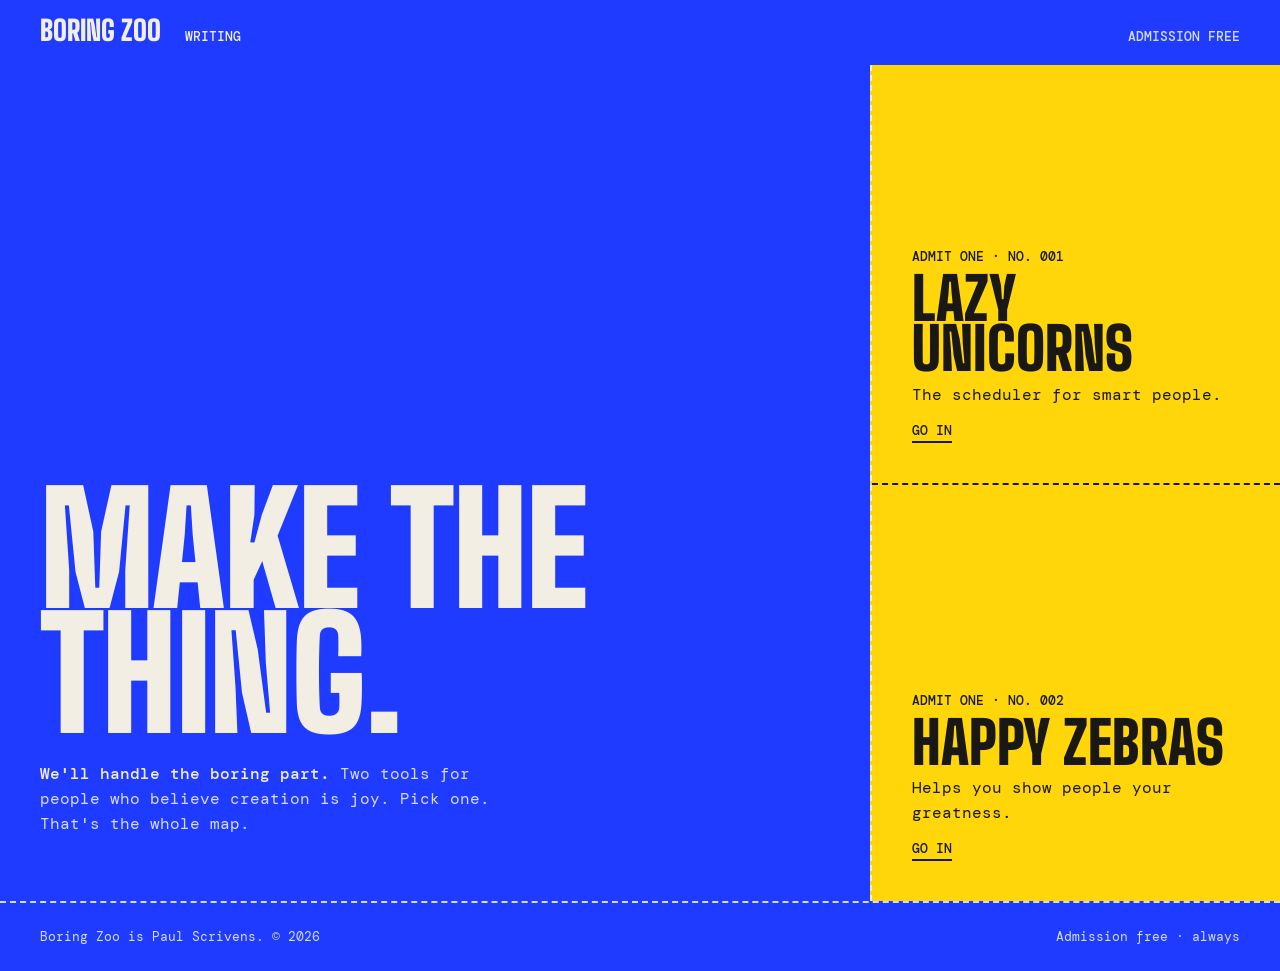
<file: index.html>
<!doctype html>
<html lang="en">
<head>
<meta charset="utf-8">
<meta name="viewport" content="width=device-width,initial-scale=1">
<title>Boring Zoo: make the thing, we'll handle the boring part</title>
<meta name="description" content="Boring Zoo is the house over Lazy Unicorns, the scheduler for smart people, and Happy Zebras, which helps you show people your greatness.">
<link rel="canonical" href="https://boringzoo.com/">
<meta property="og:type" content="website">
<meta property="og:title" content="Boring Zoo">
<meta property="og:description" content="Make the thing. We'll handle the boring part.">
<meta property="og:url" content="https://boringzoo.com/">
<meta name="twitter:card" content="summary">
<meta name="theme-color" content="#1F3BFF">
<link rel="icon" type="image/png" href="/favicon.png">
<link rel="preconnect" href="https://fonts.googleapis.com">
<link rel="preconnect" href="https://fonts.gstatic.com" crossorigin>
<link rel="stylesheet" href="/style.css">
</head>
<body>
<a class="skip" href="#main">Skip to content</a>
<header class="site">
  <div class="masthead">
    <a class="wordmark" href="/">Boring Zoo</a>
    <nav class="site" aria-label="Primary"><ul><li><a href="/writing/">Writing</a></li></ul></nav>
    <span class="admission">Admission free</span>
  </div>
</header>
<main id="main">
  <section class="ticket" aria-label="Boring Zoo">
    <div class="face">
      <h1>Make the thing.</h1>
      <p class="says"><strong>We'll handle the boring part.</strong> Two tools for people who believe creation is joy. Pick one. That's the whole map.</p>
    </div>
    <div class="stubs">
      <a class="stub" href="https://lazyunicorns.com">
        <span class="no">Admit one · No. 001</span>
        <h2>Lazy Unicorns</h2>
        <p>The scheduler for smart people.</p>
        <span class="enter">Go in</span>
      </a>
      <a class="stub" href="https://happyzebras.com">
        <span class="no">Admit one · No. 002</span>
        <h2>Happy Zebras</h2>
        <p>Helps you show people your greatness.</p>
        <span class="enter">Go in</span>
      </a>
    </div>
  </section>
</main>
<footer class="site">
  <div class="wrap">
    <p>Boring Zoo is Paul Scrivens. © 2026</p>
    <p>Admission free · always</p>
  </div>
</footer>
</body>
</html>
</file>
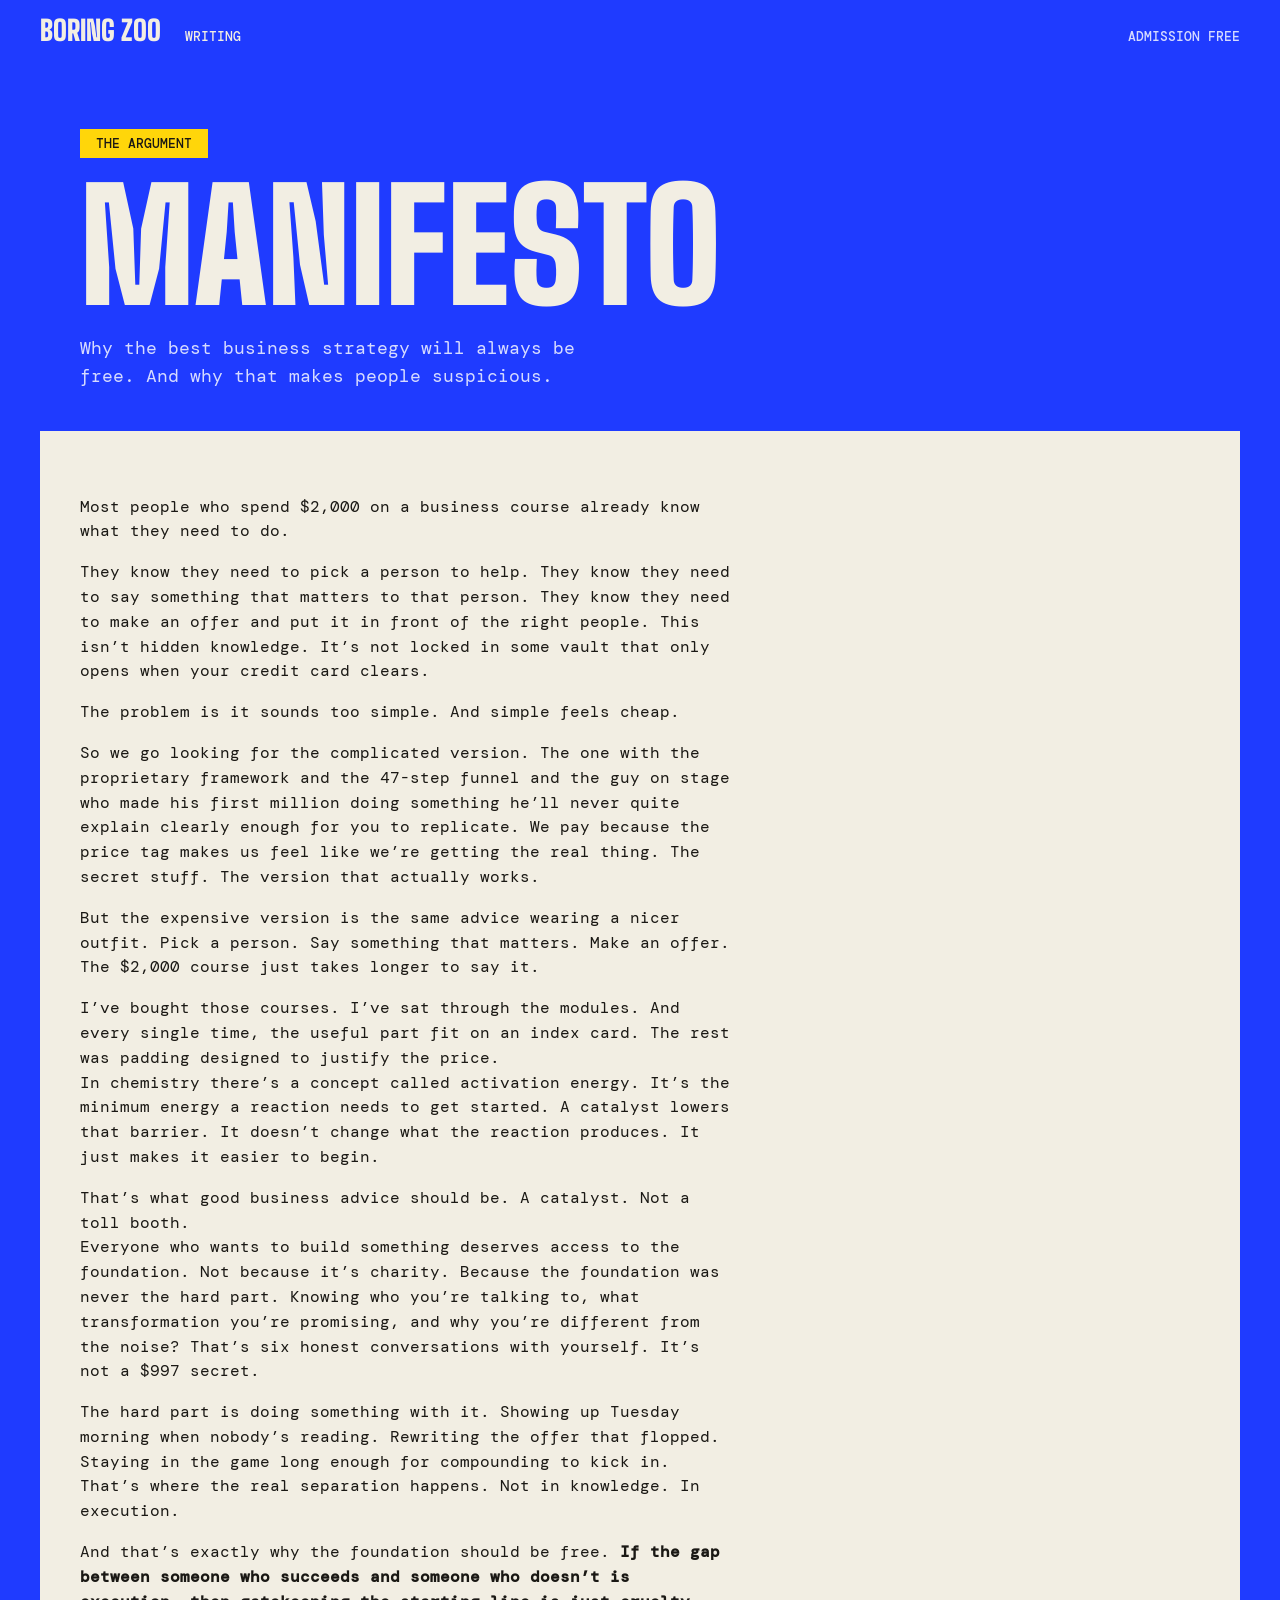
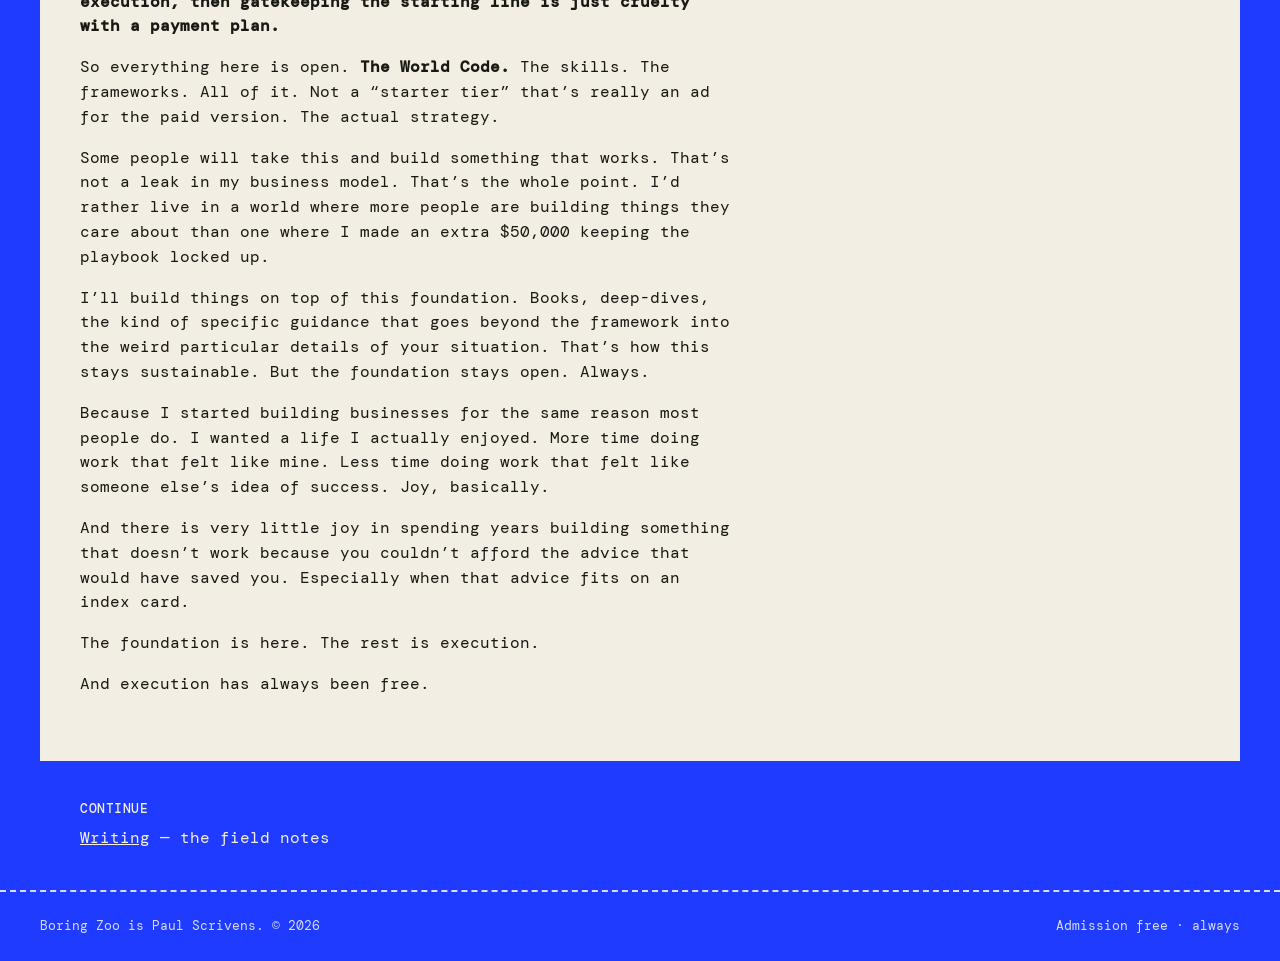
<file: manifesto/index.html>
<!doctype html>
<html lang="en">
<head>
<meta charset="utf-8">
<meta name="viewport" content="width=device-width,initial-scale=1">
<title>Manifesto — Boring Zoo</title>
<meta name="description" content="Why the best business strategy will always be free. And why that makes people suspicious.">
<link rel="canonical" href="https://boringzoo.com/manifesto/">
<meta property="og:type" content="website">
<meta property="og:title" content="Manifesto — Boring Zoo">
<meta property="og:description" content="Why the best business strategy will always be free. And why that makes people suspicious.">
<meta property="og:url" content="https://boringzoo.com/manifesto/">
<meta name="twitter:card" content="summary">
<meta name="theme-color" content="#1F3BFF">
<link rel="icon" type="image/png" href="/favicon.png">
<link rel="preconnect" href="https://fonts.googleapis.com">
<link rel="preconnect" href="https://fonts.gstatic.com" crossorigin>
<link rel="stylesheet" href="/style.css">
</head>
<body>
<a class="skip" href="#main">Skip to content</a>
<header class="site">
  <div class="masthead">
    <a class="wordmark" href="/">Boring Zoo</a>
    <nav class="site" aria-label="Primary"><ul><li><a href="/writing/">Writing</a></li></ul></nav>
    <span class="admission">Admission free</span>
  </div>
</header>
<main id="main">
<div class="wrap"><div class="page-head">
<span class="chip">The argument</span>
<h1>Manifesto</h1>
<div class="standfirst"><p>Why the best business strategy will always be free. And why that makes people suspicious.</p></div>
</div>
<div class="prose"><p>Most people who spend $2,000 on a business course already know what they need to do.</p>
<p>They know they need to pick a person to help. They know they need to say something that matters to that person. They know they need to make an offer and put it in front of the right people. This isn’t hidden knowledge. It’s not locked in some vault that only opens when your credit card clears.</p>
<p>The problem is it sounds too simple. And simple feels cheap.</p>
<p>So we go looking for the complicated version. The one with the proprietary framework and the 47-step funnel and the guy on stage who made his first million doing something he’ll never quite explain clearly enough for you to replicate. We pay because the price tag makes us feel like we’re getting the real thing. The secret stuff. The version that actually works.</p>
<p>But the expensive version is the same advice wearing a nicer outfit. Pick a person. Say something that matters. Make an offer. The $2,000 course just takes longer to say it.</p>
<p>I’ve bought those courses. I’ve sat through the modules. And every single time, the useful part fit on an index card. The rest was padding designed to justify the price.</p>
<blockquote><p>In chemistry there’s a concept called activation energy. It’s the minimum energy a reaction needs to get started. A catalyst lowers that barrier. It doesn’t change what the reaction produces. It just makes it easier to begin.</p><p>That’s what good business advice should be. A catalyst. Not a toll booth.</p></blockquote>
<p>Everyone who wants to build something deserves access to the foundation. Not because it’s charity. Because the foundation was never the hard part. Knowing who you’re talking to, what transformation you’re promising, and why you’re different from the noise? That’s six honest conversations with yourself. It’s not a $997 secret.</p>
<p>The hard part is doing something with it. Showing up Tuesday morning when nobody’s reading. Rewriting the offer that flopped. Staying in the game long enough for compounding to kick in. That’s where the real separation happens. Not in knowledge. In execution.</p>
<p>And that’s exactly why the foundation should be free. <strong>If the gap between someone who succeeds and someone who doesn’t is execution, then gatekeeping the starting line is just cruelty with a payment plan.</strong></p>
<p>So everything here is open. <strong>The World Code.</strong> The skills. The frameworks. All of it. Not a “starter tier” that’s really an ad for the paid version. The actual strategy.</p>
<p>Some people will take this and build something that works. That’s not a leak in my business model. That’s the whole point. I’d rather live in a world where more people are building things they care about than one where I made an extra $50,000 keeping the playbook locked up.</p>
<p>I’ll build things on top of this foundation. Books, deep-dives, the kind of specific guidance that goes beyond the framework into the weird particular details of your situation. That’s how this stays sustainable. But the foundation stays open. Always.</p>
<p>Because I started building businesses for the same reason most people do. I wanted a life I actually enjoyed. More time doing work that felt like mine. Less time doing work that felt like someone else’s idea of success. Joy, basically.</p>
<p>And there is very little joy in spending years building something that doesn’t work because you couldn’t afford the advice that would have saved you. Especially when that advice fits on an index card.</p>
<p>The foundation is here. The rest is execution.</p>
<p>And execution has always been free.</p></div>
<nav class="continue"><p class="label">Continue</p><ul><li><a href="/writing/">Writing</a> <span class="say">&mdash; the field notes</span></li></ul></nav></div>
</main>
<footer class="site">
  <div class="wrap">
    <p>Boring Zoo is Paul Scrivens. © 2026</p>
    <p>Admission free · always</p>
  </div>
</footer>
</body>
</html>
</file>
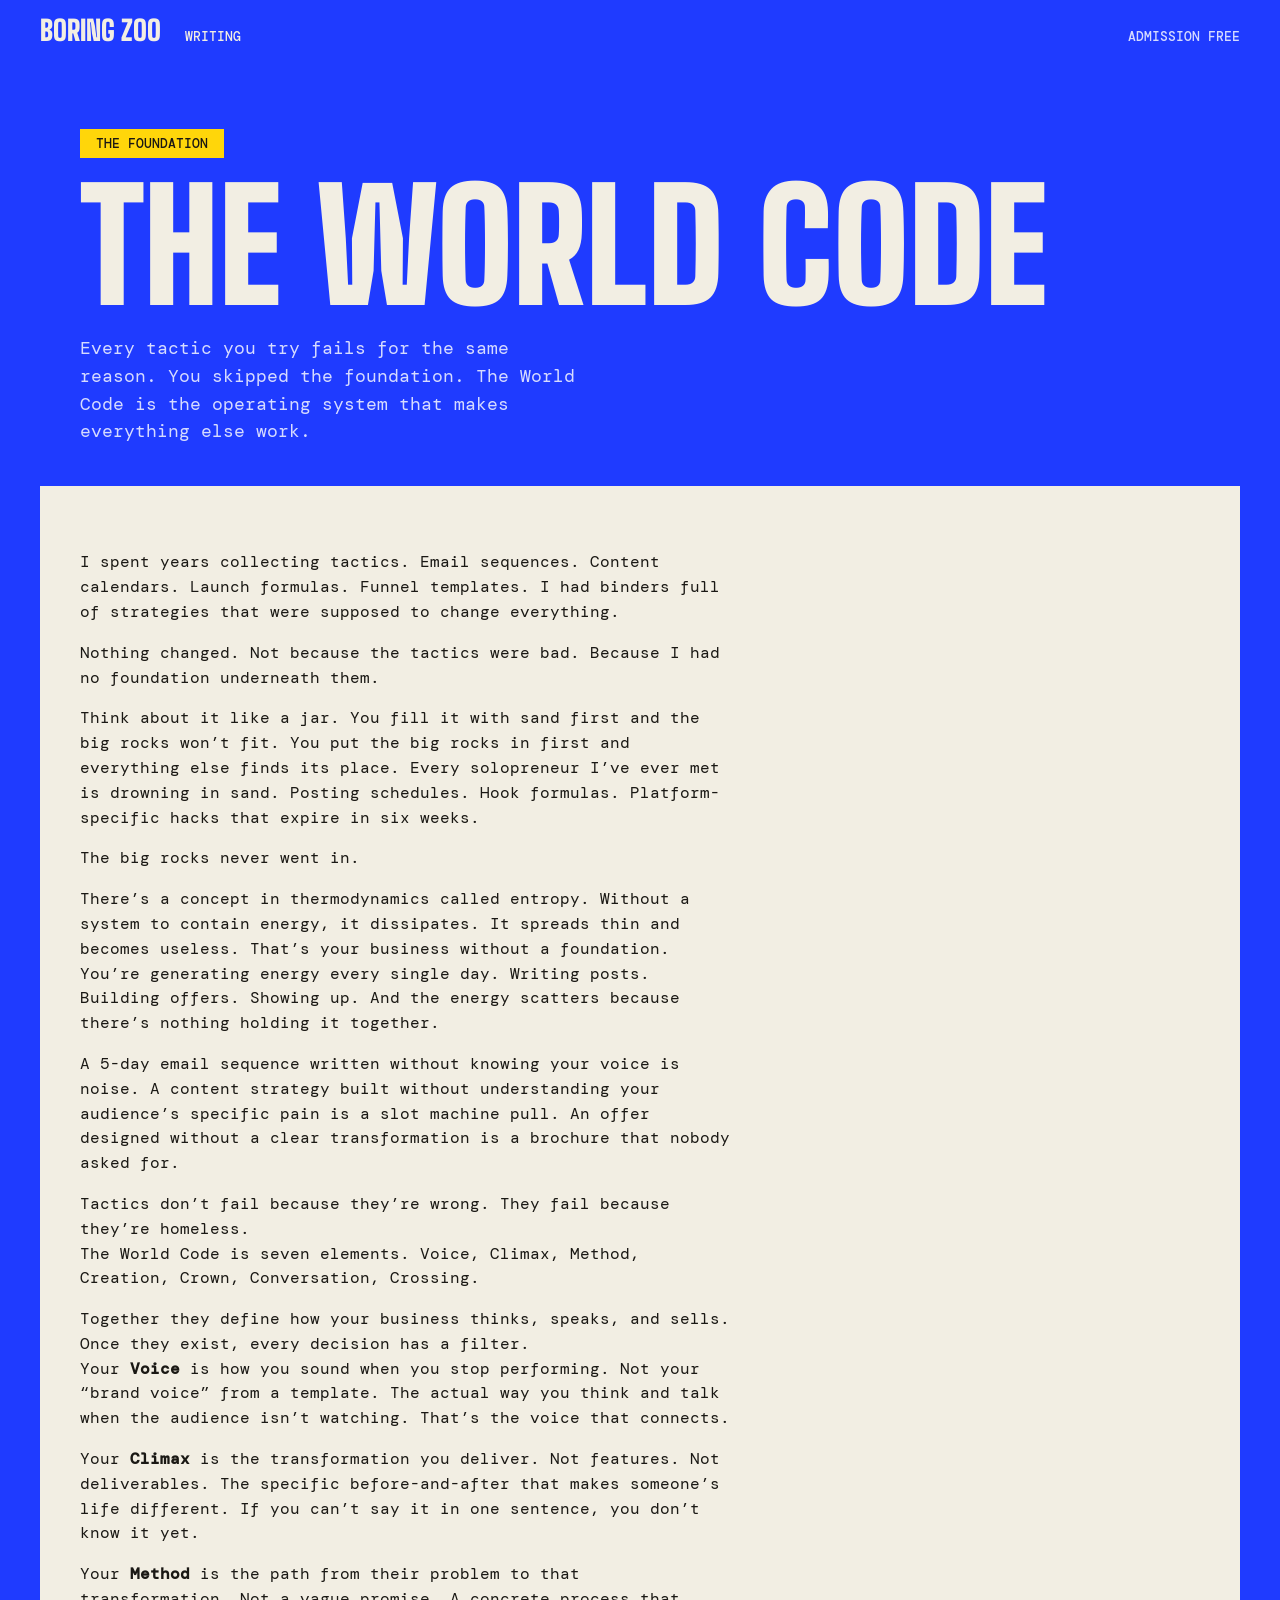
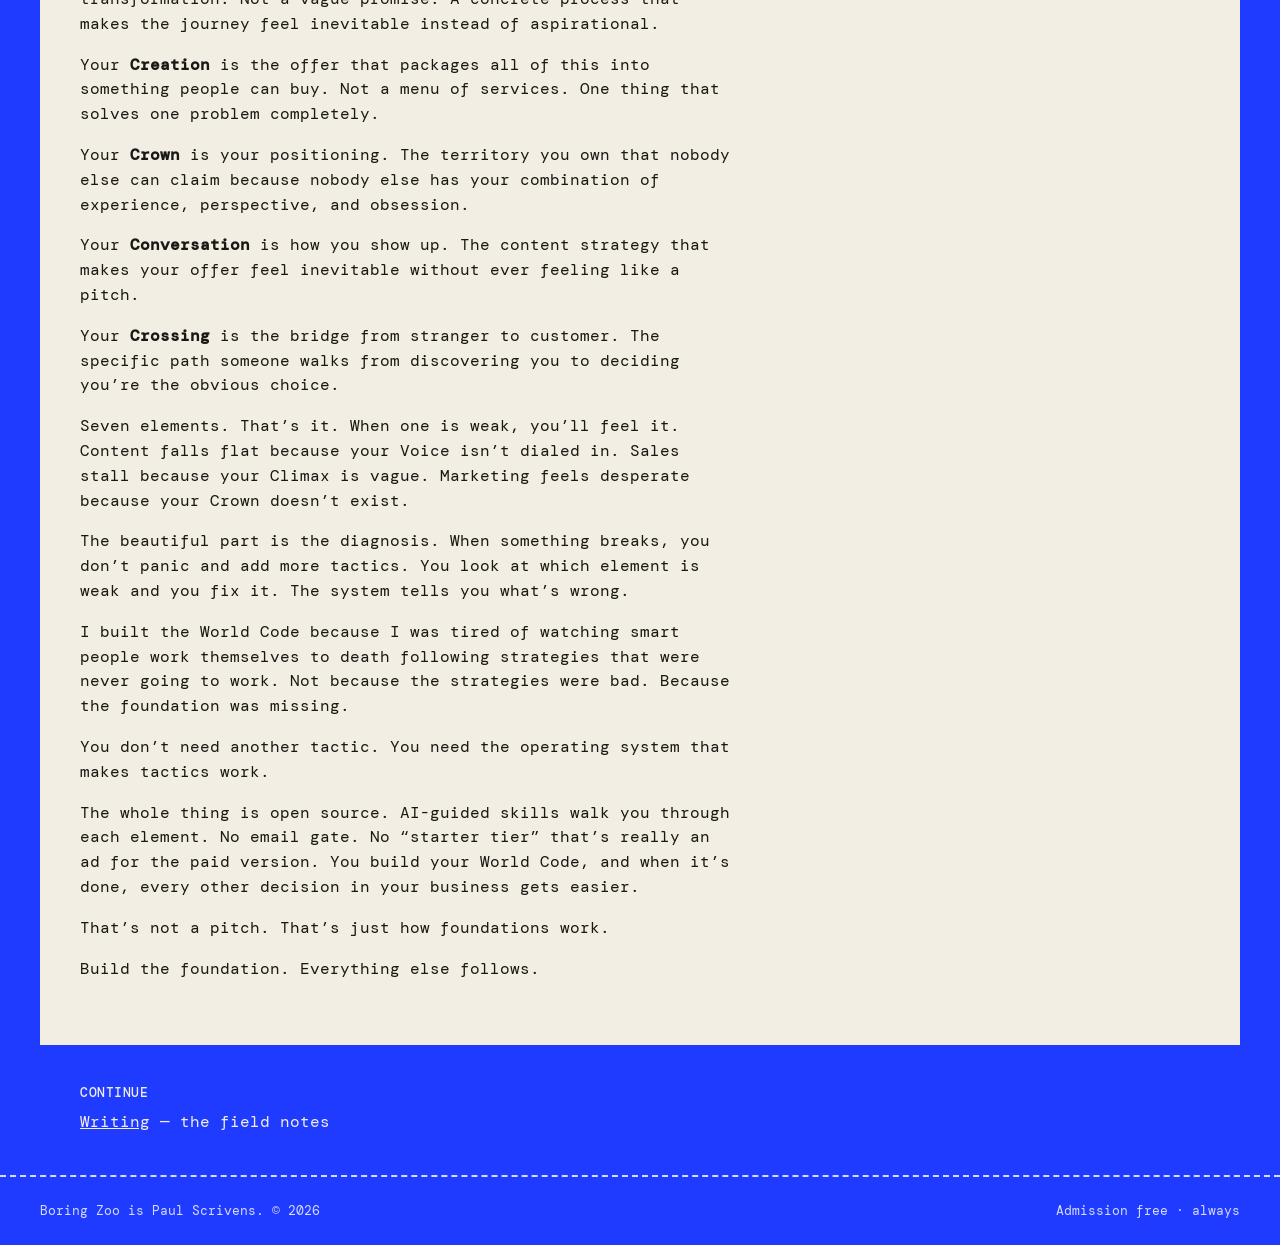
<file: world-code/index.html>
<!doctype html>
<html lang="en">
<head>
<meta charset="utf-8">
<meta name="viewport" content="width=device-width,initial-scale=1">
<title>The World Code — Boring Zoo</title>
<meta name="description" content="Every tactic you try fails for the same reason. You skipped the foundation. The World Code is the operating system that makes everything else work.">
<link rel="canonical" href="https://boringzoo.com/world-code/">
<meta property="og:type" content="website">
<meta property="og:title" content="The World Code — Boring Zoo">
<meta property="og:description" content="Every tactic you try fails for the same reason. You skipped the foundation. The World Code is the operating system that makes everything else work.">
<meta property="og:url" content="https://boringzoo.com/world-code/">
<meta name="twitter:card" content="summary">
<meta name="theme-color" content="#1F3BFF">
<link rel="icon" type="image/png" href="/favicon.png">
<link rel="preconnect" href="https://fonts.googleapis.com">
<link rel="preconnect" href="https://fonts.gstatic.com" crossorigin>
<link rel="stylesheet" href="/style.css">
</head>
<body>
<a class="skip" href="#main">Skip to content</a>
<header class="site">
  <div class="masthead">
    <a class="wordmark" href="/">Boring Zoo</a>
    <nav class="site" aria-label="Primary"><ul><li><a href="/writing/">Writing</a></li></ul></nav>
    <span class="admission">Admission free</span>
  </div>
</header>
<main id="main">
<div class="wrap"><div class="page-head">
<span class="chip">The foundation</span>
<h1>The World Code</h1>
<div class="standfirst"><p>Every tactic you try fails for the same reason. You skipped the foundation. The World Code is the operating system that makes everything else work.</p></div>
</div>
<div class="prose"><p>I spent years collecting tactics. Email sequences. Content calendars. Launch formulas. Funnel templates. I had binders full of strategies that were supposed to change everything.</p>
<p>Nothing changed. Not because the tactics were bad. Because I had no foundation underneath them.</p>
<p>Think about it like a jar. You fill it with sand first and the big rocks won’t fit. You put the big rocks in first and everything else finds its place. Every solopreneur I’ve ever met is drowning in sand. Posting schedules. Hook formulas. Platform-specific hacks that expire in six weeks.</p>
<p>The big rocks never went in.</p>
<p>There’s a concept in thermodynamics called entropy. Without a system to contain energy, it dissipates. It spreads thin and becomes useless. That’s your business without a foundation. You’re generating energy every single day. Writing posts. Building offers. Showing up. And the energy scatters because there’s nothing holding it together.</p>
<p>A 5-day email sequence written without knowing your voice is noise. A content strategy built without understanding your audience’s specific pain is a slot machine pull. An offer designed without a clear transformation is a brochure that nobody asked for.</p>
<p>Tactics don’t fail because they’re wrong. They fail because they’re homeless.</p>
<blockquote><p>The World Code is seven elements. Voice, Climax, Method, Creation, Crown, Conversation, Crossing.</p><p>Together they define how your business thinks, speaks, and sells. Once they exist, every decision has a filter.</p></blockquote>
<p>Your <strong>Voice</strong> is how you sound when you stop performing. Not your “brand voice” from a template. The actual way you think and talk when the audience isn’t watching. That’s the voice that connects.</p>
<p>Your <strong>Climax</strong> is the transformation you deliver. Not features. Not deliverables. The specific before-and-after that makes someone’s life different. If you can’t say it in one sentence, you don’t know it yet.</p>
<p>Your <strong>Method</strong> is the path from their problem to that transformation. Not a vague promise. A concrete process that makes the journey feel inevitable instead of aspirational.</p>
<p>Your <strong>Creation</strong> is the offer that packages all of this into something people can buy. Not a menu of services. One thing that solves one problem completely.</p>
<p>Your <strong>Crown</strong> is your positioning. The territory you own that nobody else can claim because nobody else has your combination of experience, perspective, and obsession.</p>
<p>Your <strong>Conversation</strong> is how you show up. The content strategy that makes your offer feel inevitable without ever feeling like a pitch.</p>
<p>Your <strong>Crossing</strong> is the bridge from stranger to customer. The specific path someone walks from discovering you to deciding you’re the obvious choice.</p>
<p>Seven elements. That’s it. When one is weak, you’ll feel it. Content falls flat because your Voice isn’t dialed in. Sales stall because your Climax is vague. Marketing feels desperate because your Crown doesn’t exist.</p>
<p>The beautiful part is the diagnosis. When something breaks, you don’t panic and add more tactics. You look at which element is weak and you fix it. The system tells you what’s wrong.</p>
<p>I built the World Code because I was tired of watching smart people work themselves to death following strategies that were never going to work. Not because the strategies were bad. Because the foundation was missing.</p>
<p>You don’t need another tactic. You need the operating system that makes tactics work.</p>
<p>The whole thing is open source. AI-guided skills walk you through each element. No email gate. No “starter tier” that’s really an ad for the paid version. You build your World Code, and when it’s done, every other decision in your business gets easier.</p>
<p>That’s not a pitch. That’s just how foundations work.</p>
<p>Build the foundation. Everything else follows.</p></div>
<nav class="continue"><p class="label">Continue</p><ul><li><a href="/writing/">Writing</a> <span class="say">&mdash; the field notes</span></li></ul></nav></div>
</main>
<footer class="site">
  <div class="wrap">
    <p>Boring Zoo is Paul Scrivens. © 2026</p>
    <p>Admission free · always</p>
  </div>
</footer>
</body>
</html>
</file>
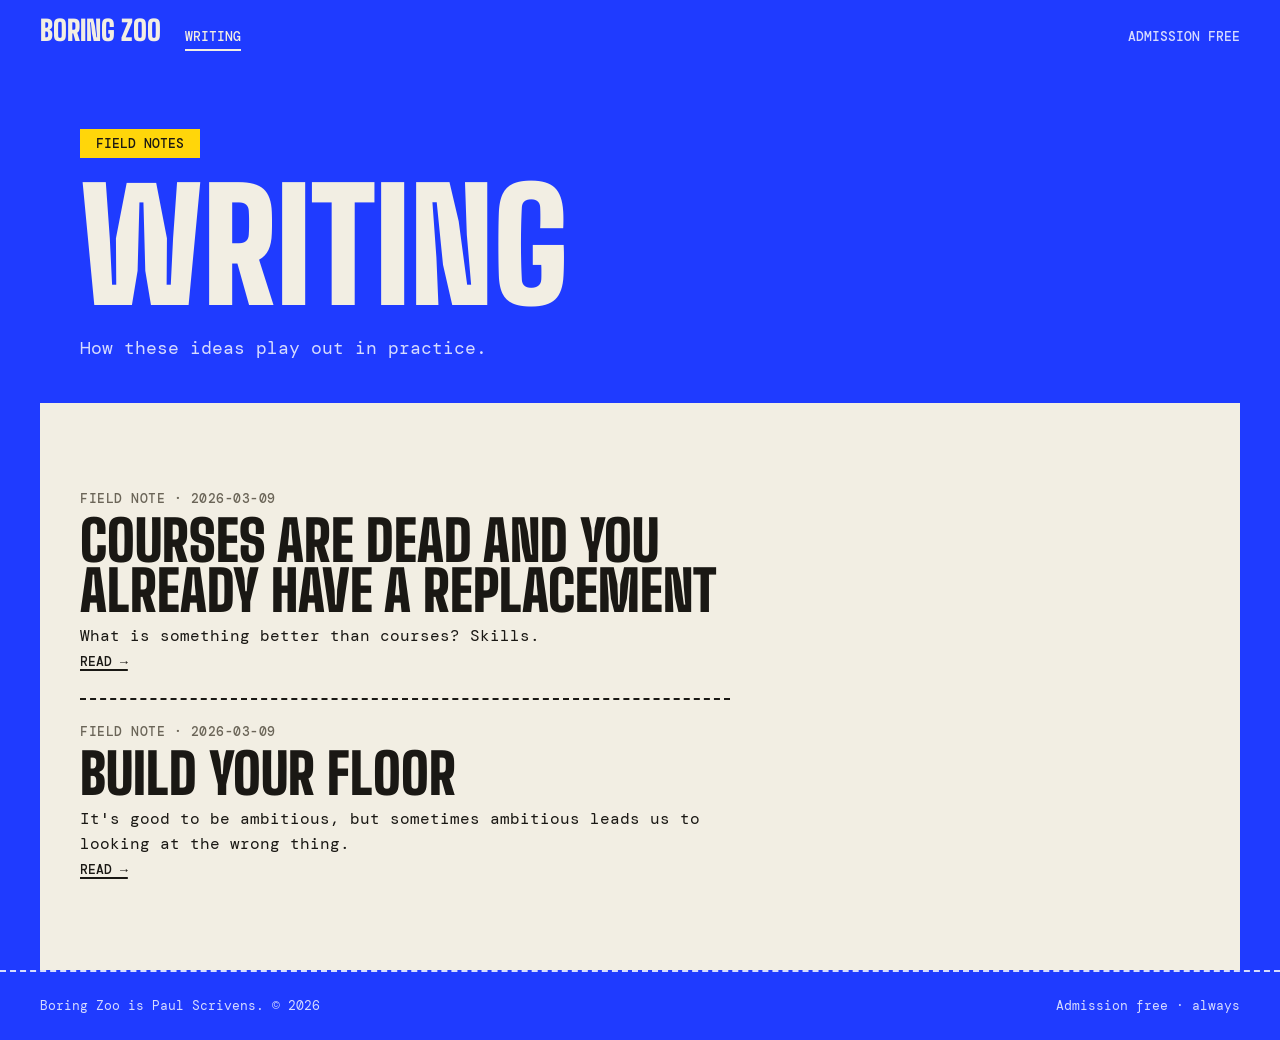
<file: writing/index.html>
<!doctype html>
<html lang="en">
<head>
<meta charset="utf-8">
<meta name="viewport" content="width=device-width,initial-scale=1">
<title>Writing — Boring Zoo</title>
<meta name="description" content="Essays on business strategy, courses, and building a foundation that works.">
<link rel="canonical" href="https://boringzoo.com/writing/">
<meta property="og:type" content="website">
<meta property="og:title" content="Writing — Boring Zoo">
<meta property="og:description" content="Essays on business strategy, courses, and building a foundation that works.">
<meta property="og:url" content="https://boringzoo.com/writing/">
<meta name="twitter:card" content="summary">
<meta name="theme-color" content="#1F3BFF">
<link rel="icon" type="image/png" href="/favicon.png">
<link rel="preconnect" href="https://fonts.googleapis.com">
<link rel="preconnect" href="https://fonts.gstatic.com" crossorigin>
<link rel="stylesheet" href="/style.css">
</head>
<body>
<a class="skip" href="#main">Skip to content</a>
<header class="site">
  <div class="masthead">
    <a class="wordmark" href="/">Boring Zoo</a>
    <nav class="site" aria-label="Primary"><ul><li><a href="/writing/" aria-current="page">Writing</a></li></ul></nav>
    <span class="admission">Admission free</span>
  </div>
</header>
<main id="main">
<div class="wrap"><div class="page-head">
<span class="chip">Field notes</span>
<h1>Writing</h1>
<div class="standfirst"><p>How these ideas play out in practice.</p></div>
</div>
<ul class="posts"><li><p class="label">Field note &middot; 2026-03-09</p><h2><a href="/writing/courses-are-dead/">Courses Are Dead and You Already Have a Replacement</a></h2><p>What is something better than courses? Skills.</p><a class="go" href="/writing/courses-are-dead/">Read &rarr;</a></li><li><p class="label">Field note &middot; 2026-03-09</p><h2><a href="/writing/floor/">Build Your Floor</a></h2><p>It&#x27;s good to be ambitious, but sometimes ambitious leads us to looking at the wrong thing.</p><a class="go" href="/writing/floor/">Read &rarr;</a></li></ul></div>
</main>
<footer class="site">
  <div class="wrap">
    <p>Boring Zoo is Paul Scrivens. © 2026</p>
    <p>Admission free · always</p>
  </div>
</footer>
</body>
</html>
</file>
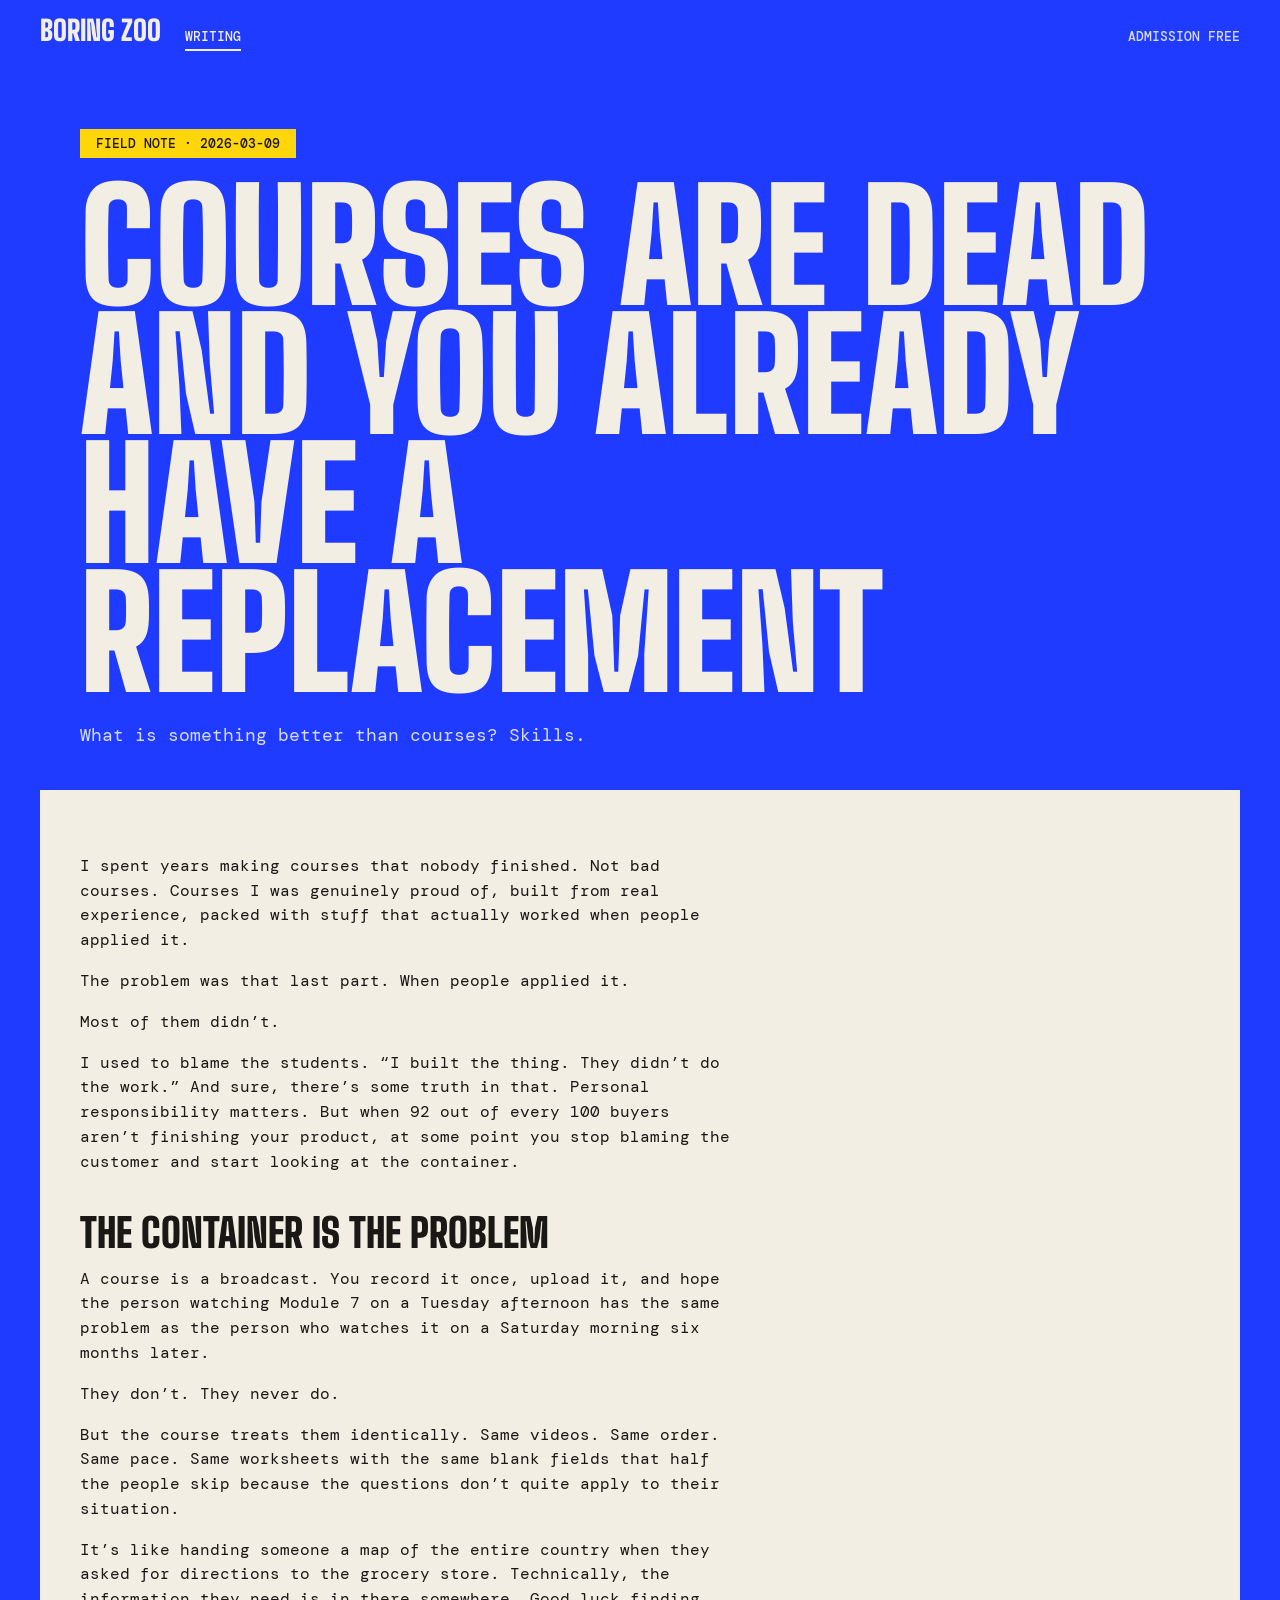
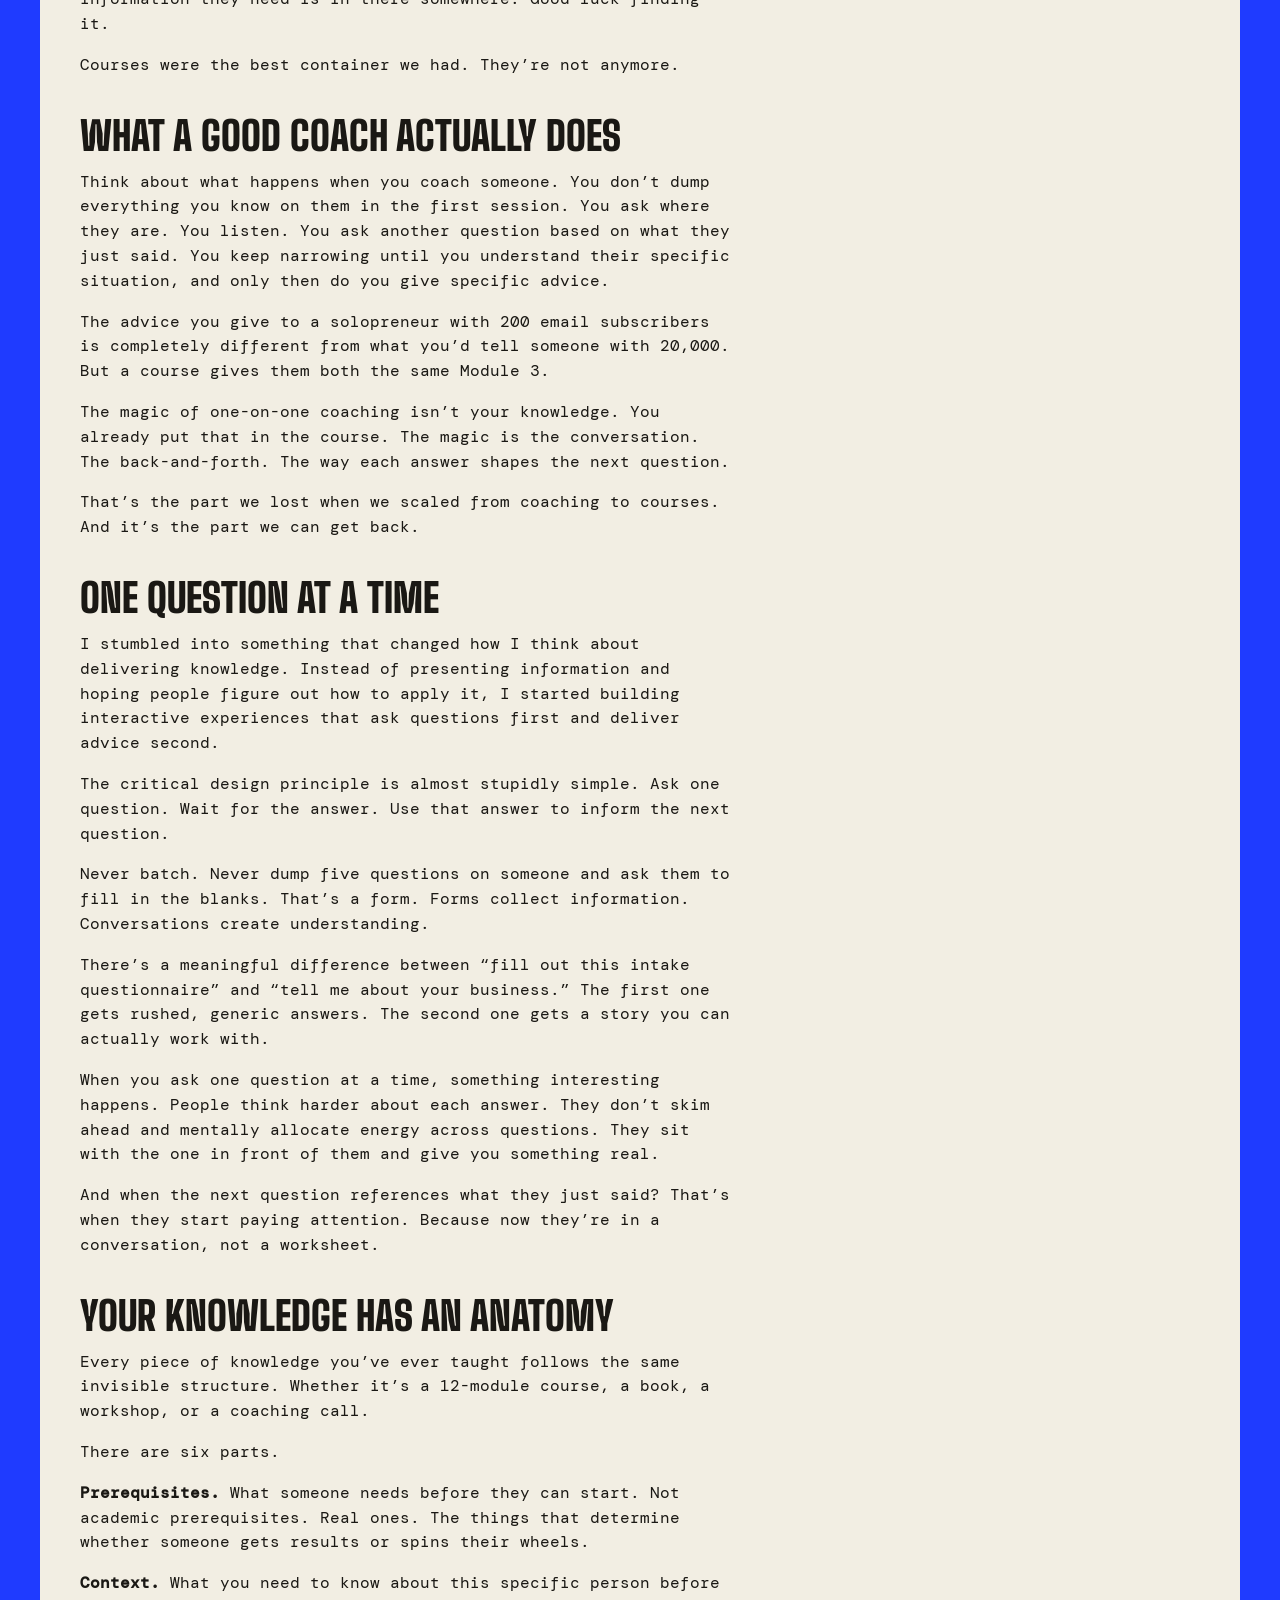
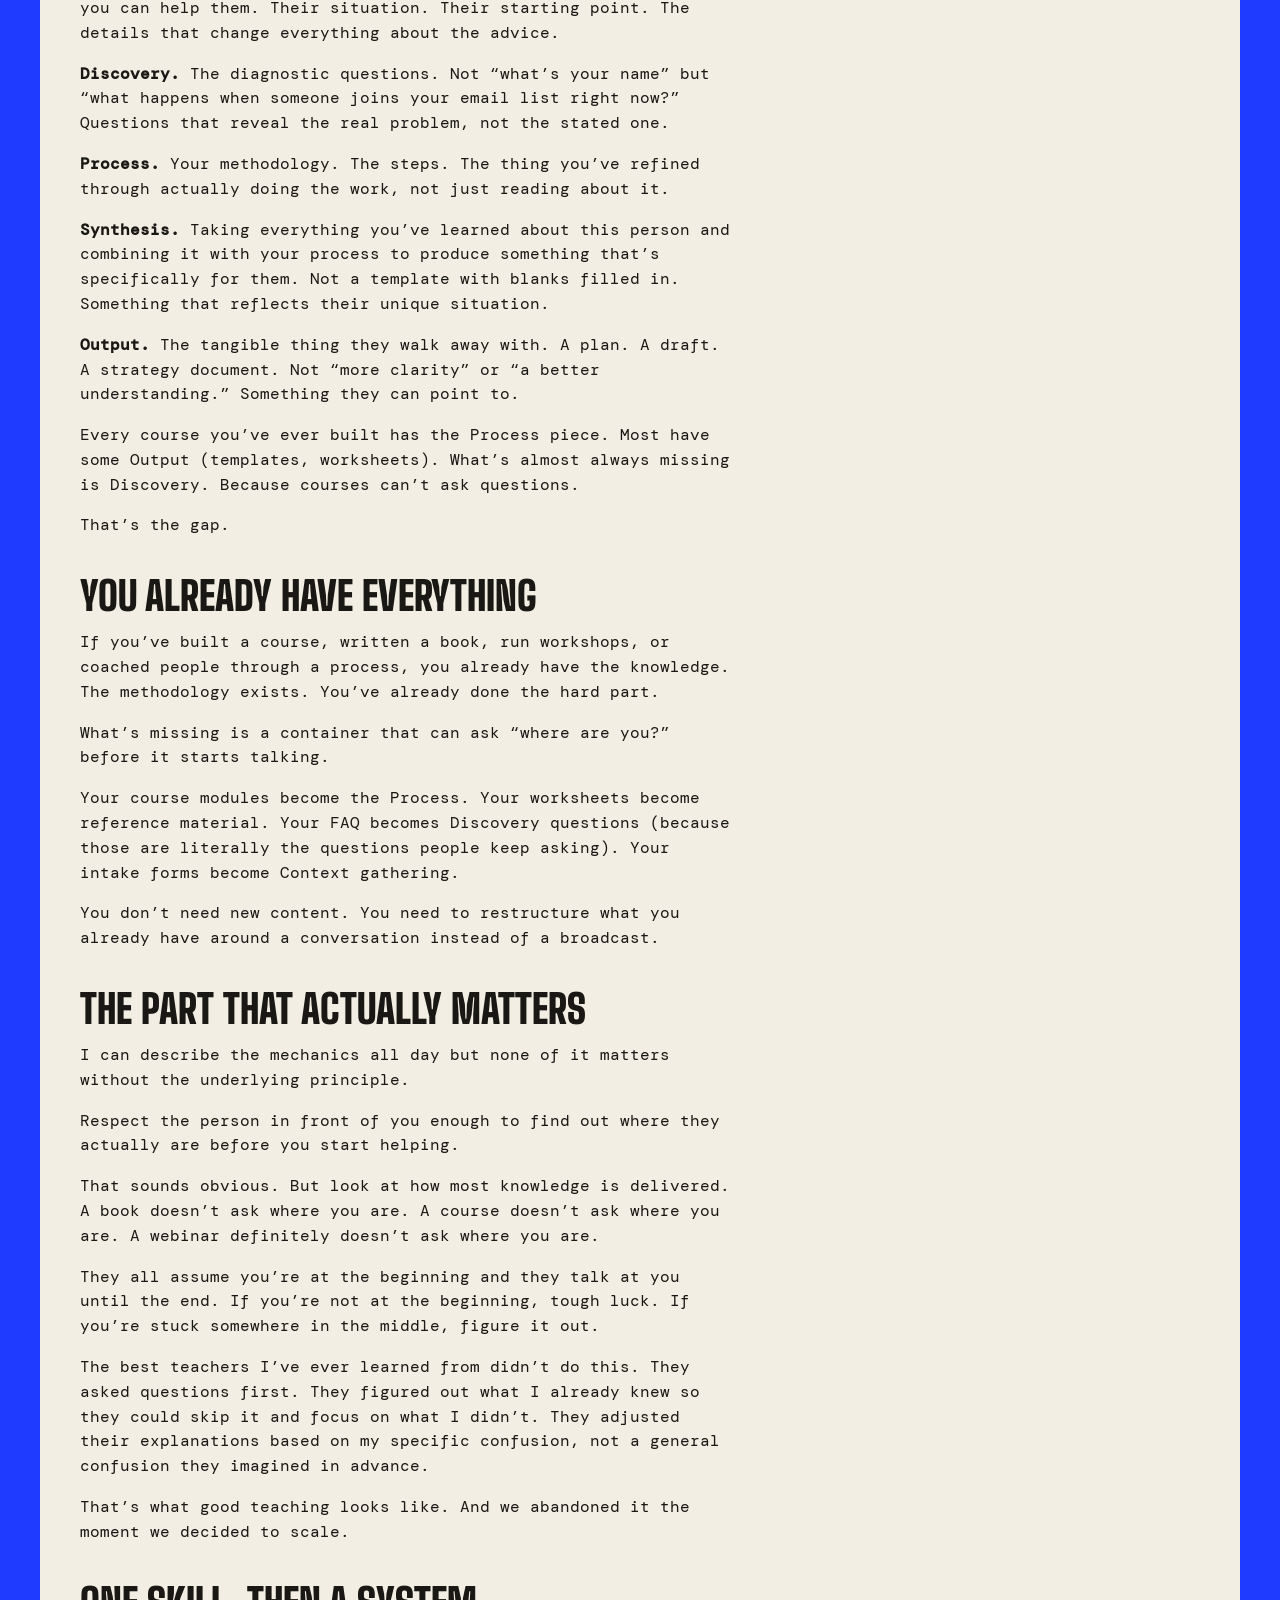
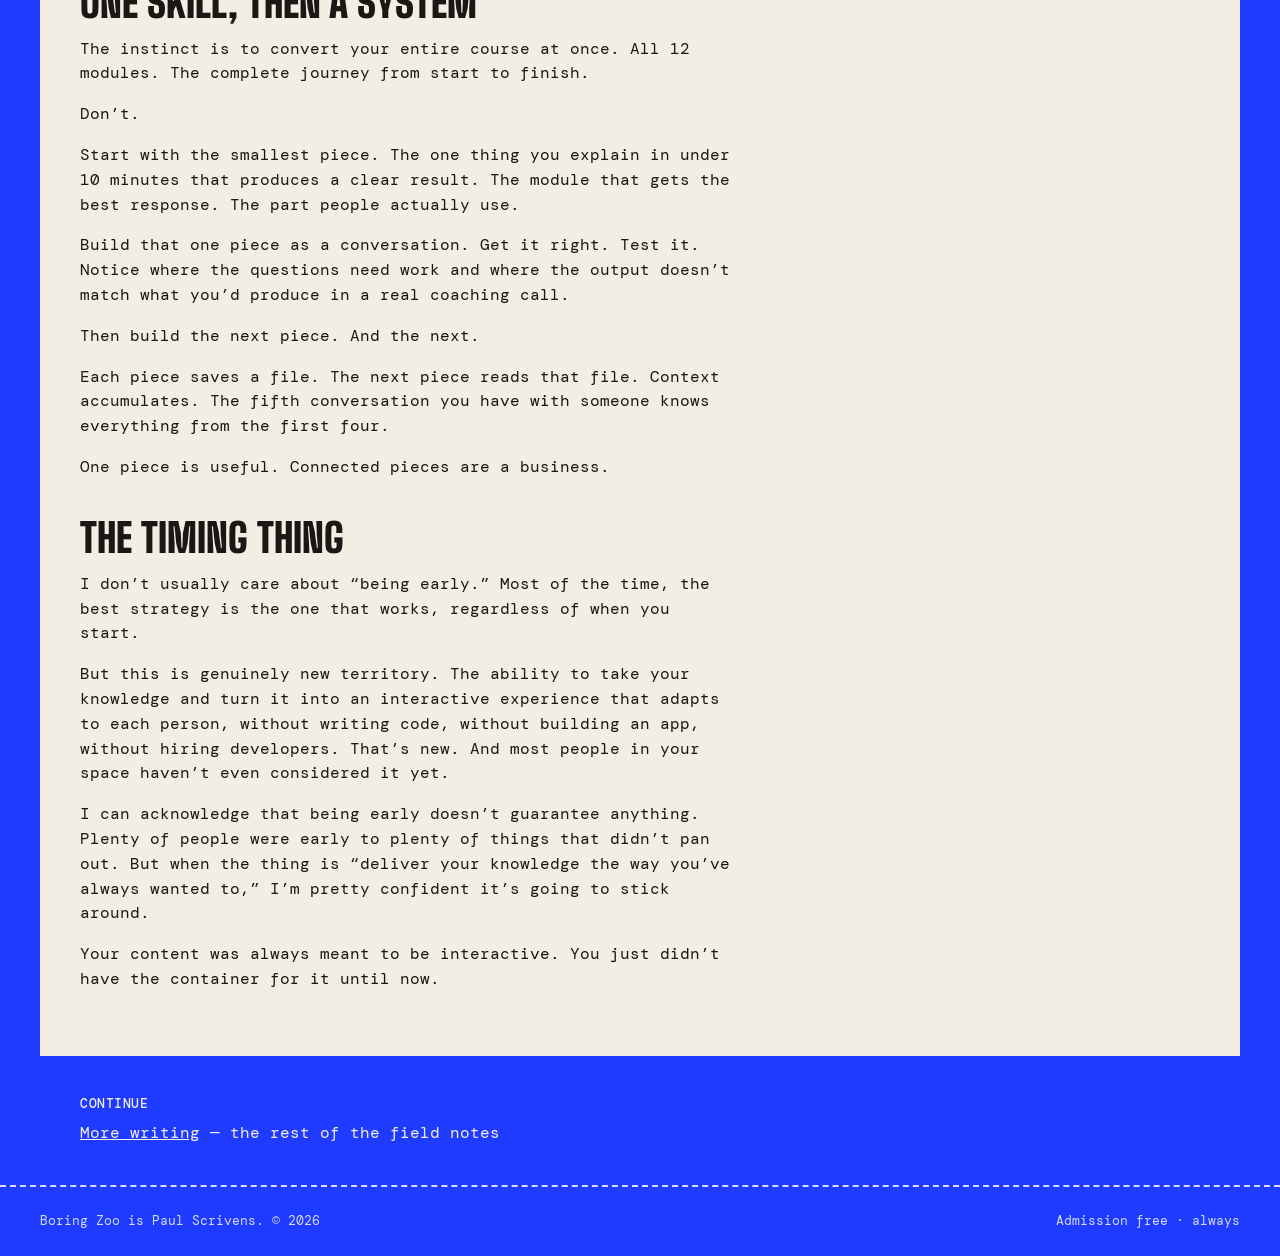
<file: writing/courses-are-dead/index.html>
<!doctype html>
<html lang="en">
<head>
<meta charset="utf-8">
<meta name="viewport" content="width=device-width,initial-scale=1">
<title>Courses Are Dead and You Already Have a Replacement — Boring Zoo</title>
<meta name="description" content="What is something better than courses? Skills.">
<link rel="canonical" href="https://boringzoo.com/writing/courses-are-dead/">
<meta property="og:type" content="website">
<meta property="og:title" content="Courses Are Dead and You Already Have a Replacement — Boring Zoo">
<meta property="og:description" content="What is something better than courses? Skills.">
<meta property="og:url" content="https://boringzoo.com/writing/courses-are-dead/">
<meta name="twitter:card" content="summary">
<meta name="theme-color" content="#1F3BFF">
<link rel="icon" type="image/png" href="/favicon.png">
<link rel="preconnect" href="https://fonts.googleapis.com">
<link rel="preconnect" href="https://fonts.gstatic.com" crossorigin>
<link rel="stylesheet" href="/style.css">
</head>
<body>
<a class="skip" href="#main">Skip to content</a>
<header class="site">
  <div class="masthead">
    <a class="wordmark" href="/">Boring Zoo</a>
    <nav class="site" aria-label="Primary"><ul><li><a href="/writing/" aria-current="page">Writing</a></li></ul></nav>
    <span class="admission">Admission free</span>
  </div>
</header>
<main id="main">
<div class="wrap"><div class="page-head">
<span class="chip">Field note &middot; 2026-03-09</span>
<h1>Courses Are Dead and You Already Have a Replacement</h1>
<div class="standfirst"><p>What is something better than courses? Skills.</p></div>
</div>
<div class="prose"><p>I spent years making courses that nobody finished. Not bad courses. Courses I was genuinely proud of, built from real experience, packed with stuff that actually worked when people applied it.</p>
<p>The problem was that last part. When people applied it.</p>
<p>Most of them didn’t.</p>
<p>I used to blame the students. “I built the thing. They didn’t do the work.” And sure, there’s some truth in that. Personal responsibility matters. But when 92 out of every 100 buyers aren’t finishing your product, at some point you stop blaming the customer and start looking at the container.</p>
<h2>The Container Is the Problem</h2>
<p>A course is a broadcast. You record it once, upload it, and hope the person watching Module 7 on a Tuesday afternoon has the same problem as the person who watches it on a Saturday morning six months later.</p>
<p>They don’t. They never do.</p>
<p>But the course treats them identically. Same videos. Same order. Same pace. Same worksheets with the same blank fields that half the people skip because the questions don’t quite apply to their situation.</p>
<p>It’s like handing someone a map of the entire country when they asked for directions to the grocery store. Technically, the information they need is in there somewhere. Good luck finding it.</p>
<p>Courses were the best container we had. They’re not anymore.</p>
<h2>What a Good Coach Actually Does</h2>
<p>Think about what happens when you coach someone. You don’t dump everything you know on them in the first session. You ask where they are. You listen. You ask another question based on what they just said. You keep narrowing until you understand their specific situation, and only then do you give specific advice.</p>
<p>The advice you give to a solopreneur with 200 email subscribers is completely different from what you’d tell someone with 20,000. But a course gives them both the same Module 3.</p>
<p>The magic of one-on-one coaching isn’t your knowledge. You already put that in the course. The magic is the conversation. The back-and-forth. The way each answer shapes the next question.</p>
<p>That’s the part we lost when we scaled from coaching to courses. And it’s the part we can get back.</p>
<h2>One Question at a Time</h2>
<p>I stumbled into something that changed how I think about delivering knowledge. Instead of presenting information and hoping people figure out how to apply it, I started building interactive experiences that ask questions first and deliver advice second.</p>
<p>The critical design principle is almost stupidly simple. Ask one question. Wait for the answer. Use that answer to inform the next question.</p>
<p>Never batch. Never dump five questions on someone and ask them to fill in the blanks. That’s a form. Forms collect information. Conversations create understanding.</p>
<p>There’s a meaningful difference between “fill out this intake questionnaire” and “tell me about your business.” The first one gets rushed, generic answers. The second one gets a story you can actually work with.</p>
<p>When you ask one question at a time, something interesting happens. People think harder about each answer. They don’t skim ahead and mentally allocate energy across questions. They sit with the one in front of them and give you something real.</p>
<p>And when the next question references what they just said? That’s when they start paying attention. Because now they’re in a conversation, not a worksheet.</p>
<h2>Your Knowledge Has an Anatomy</h2>
<p>Every piece of knowledge you’ve ever taught follows the same invisible structure. Whether it’s a 12-module course, a book, a workshop, or a coaching call.</p>
<p>There are six parts.</p>
<p><strong>Prerequisites.</strong> What someone needs before they can start. Not academic prerequisites. Real ones. The things that determine whether someone gets results or spins their wheels.</p>
<p><strong>Context.</strong> What you need to know about this specific person before you can help them. Their situation. Their starting point. The details that change everything about the advice.</p>
<p><strong>Discovery.</strong> The diagnostic questions. Not “what’s your name” but “what happens when someone joins your email list right now?” Questions that reveal the real problem, not the stated one.</p>
<p><strong>Process.</strong> Your methodology. The steps. The thing you’ve refined through actually doing the work, not just reading about it.</p>
<p><strong>Synthesis.</strong> Taking everything you’ve learned about this person and combining it with your process to produce something that’s specifically for them. Not a template with blanks filled in. Something that reflects their unique situation.</p>
<p><strong>Output.</strong> The tangible thing they walk away with. A plan. A draft. A strategy document. Not “more clarity” or “a better understanding.” Something they can point to.</p>
<p>Every course you’ve ever built has the Process piece. Most have some Output (templates, worksheets). What’s almost always missing is Discovery. Because courses can’t ask questions.</p>
<p>That’s the gap.</p>
<h2>You Already Have Everything</h2>
<p>If you’ve built a course, written a book, run workshops, or coached people through a process, you already have the knowledge. The methodology exists. You’ve already done the hard part.</p>
<p>What’s missing is a container that can ask “where are you?” before it starts talking.</p>
<p>Your course modules become the Process. Your worksheets become reference material. Your FAQ becomes Discovery questions (because those are literally the questions people keep asking). Your intake forms become Context gathering.</p>
<p>You don’t need new content. You need to restructure what you already have around a conversation instead of a broadcast.</p>
<h2>The Part That Actually Matters</h2>
<p>I can describe the mechanics all day but none of it matters without the underlying principle.</p>
<p>Respect the person in front of you enough to find out where they actually are before you start helping.</p>
<p>That sounds obvious. But look at how most knowledge is delivered. A book doesn’t ask where you are. A course doesn’t ask where you are. A webinar definitely doesn’t ask where you are.</p>
<p>They all assume you’re at the beginning and they talk at you until the end. If you’re not at the beginning, tough luck. If you’re stuck somewhere in the middle, figure it out.</p>
<p>The best teachers I’ve ever learned from didn’t do this. They asked questions first. They figured out what I already knew so they could skip it and focus on what I didn’t. They adjusted their explanations based on my specific confusion, not a general confusion they imagined in advance.</p>
<p>That’s what good teaching looks like. And we abandoned it the moment we decided to scale.</p>
<h2>One Skill, Then a System</h2>
<p>The instinct is to convert your entire course at once. All 12 modules. The complete journey from start to finish.</p>
<p>Don’t.</p>
<p>Start with the smallest piece. The one thing you explain in under 10 minutes that produces a clear result. The module that gets the best response. The part people actually use.</p>
<p>Build that one piece as a conversation. Get it right. Test it. Notice where the questions need work and where the output doesn’t match what you’d produce in a real coaching call.</p>
<p>Then build the next piece. And the next.</p>
<p>Each piece saves a file. The next piece reads that file. Context accumulates. The fifth conversation you have with someone knows everything from the first four.</p>
<p>One piece is useful. Connected pieces are a business.</p>
<h2>The Timing Thing</h2>
<p>I don’t usually care about “being early.” Most of the time, the best strategy is the one that works, regardless of when you start.</p>
<p>But this is genuinely new territory. The ability to take your knowledge and turn it into an interactive experience that adapts to each person, without writing code, without building an app, without hiring developers. That’s new. And most people in your space haven’t even considered it yet.</p>
<p>I can acknowledge that being early doesn’t guarantee anything. Plenty of people were early to plenty of things that didn’t pan out. But when the thing is “deliver your knowledge the way you’ve always wanted to,” I’m pretty confident it’s going to stick around.</p>
<p>Your content was always meant to be interactive. You just didn’t have the container for it until now.</p></div>
<nav class="continue"><p class="label">Continue</p><ul><li><a href="/writing/">More writing</a> <span class="say">&mdash; the rest of the field notes</span></li></ul></nav></div>
</main>
<footer class="site">
  <div class="wrap">
    <p>Boring Zoo is Paul Scrivens. © 2026</p>
    <p>Admission free · always</p>
  </div>
</footer>
</body>
</html>
</file>
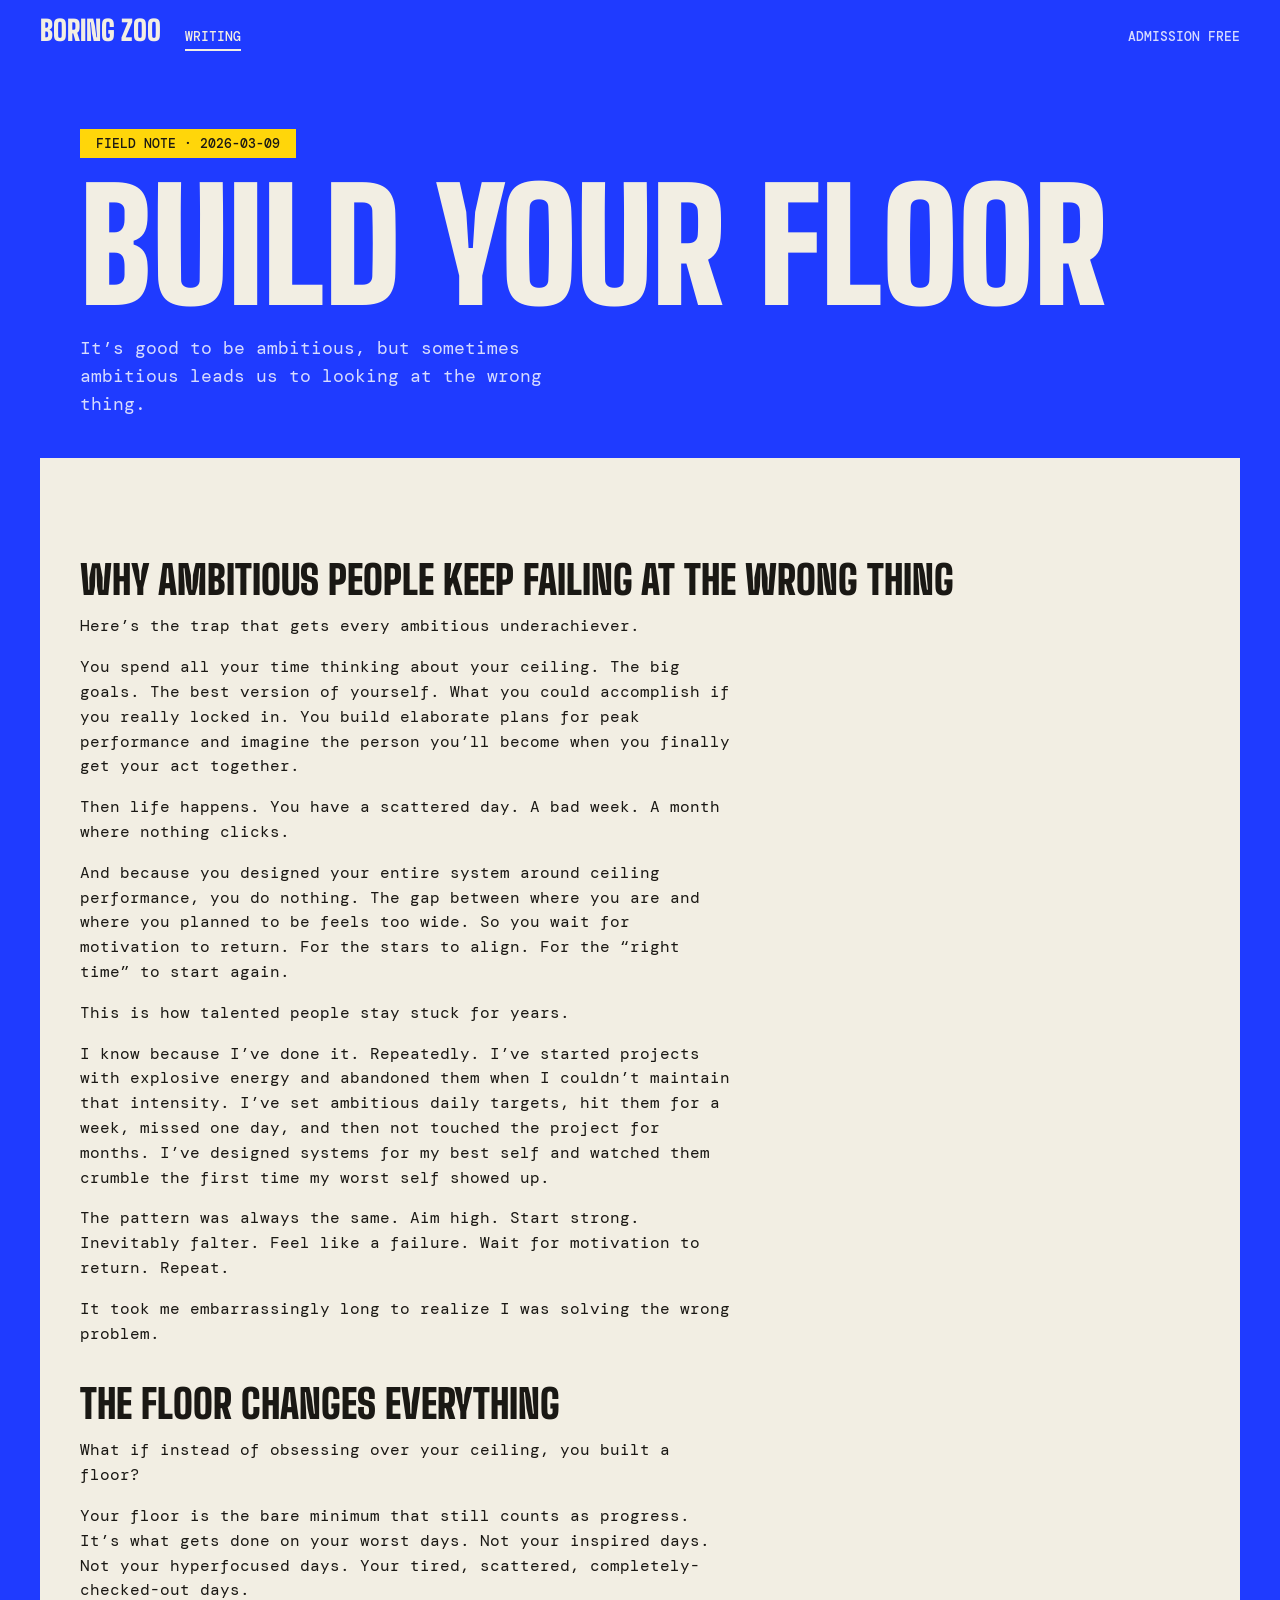
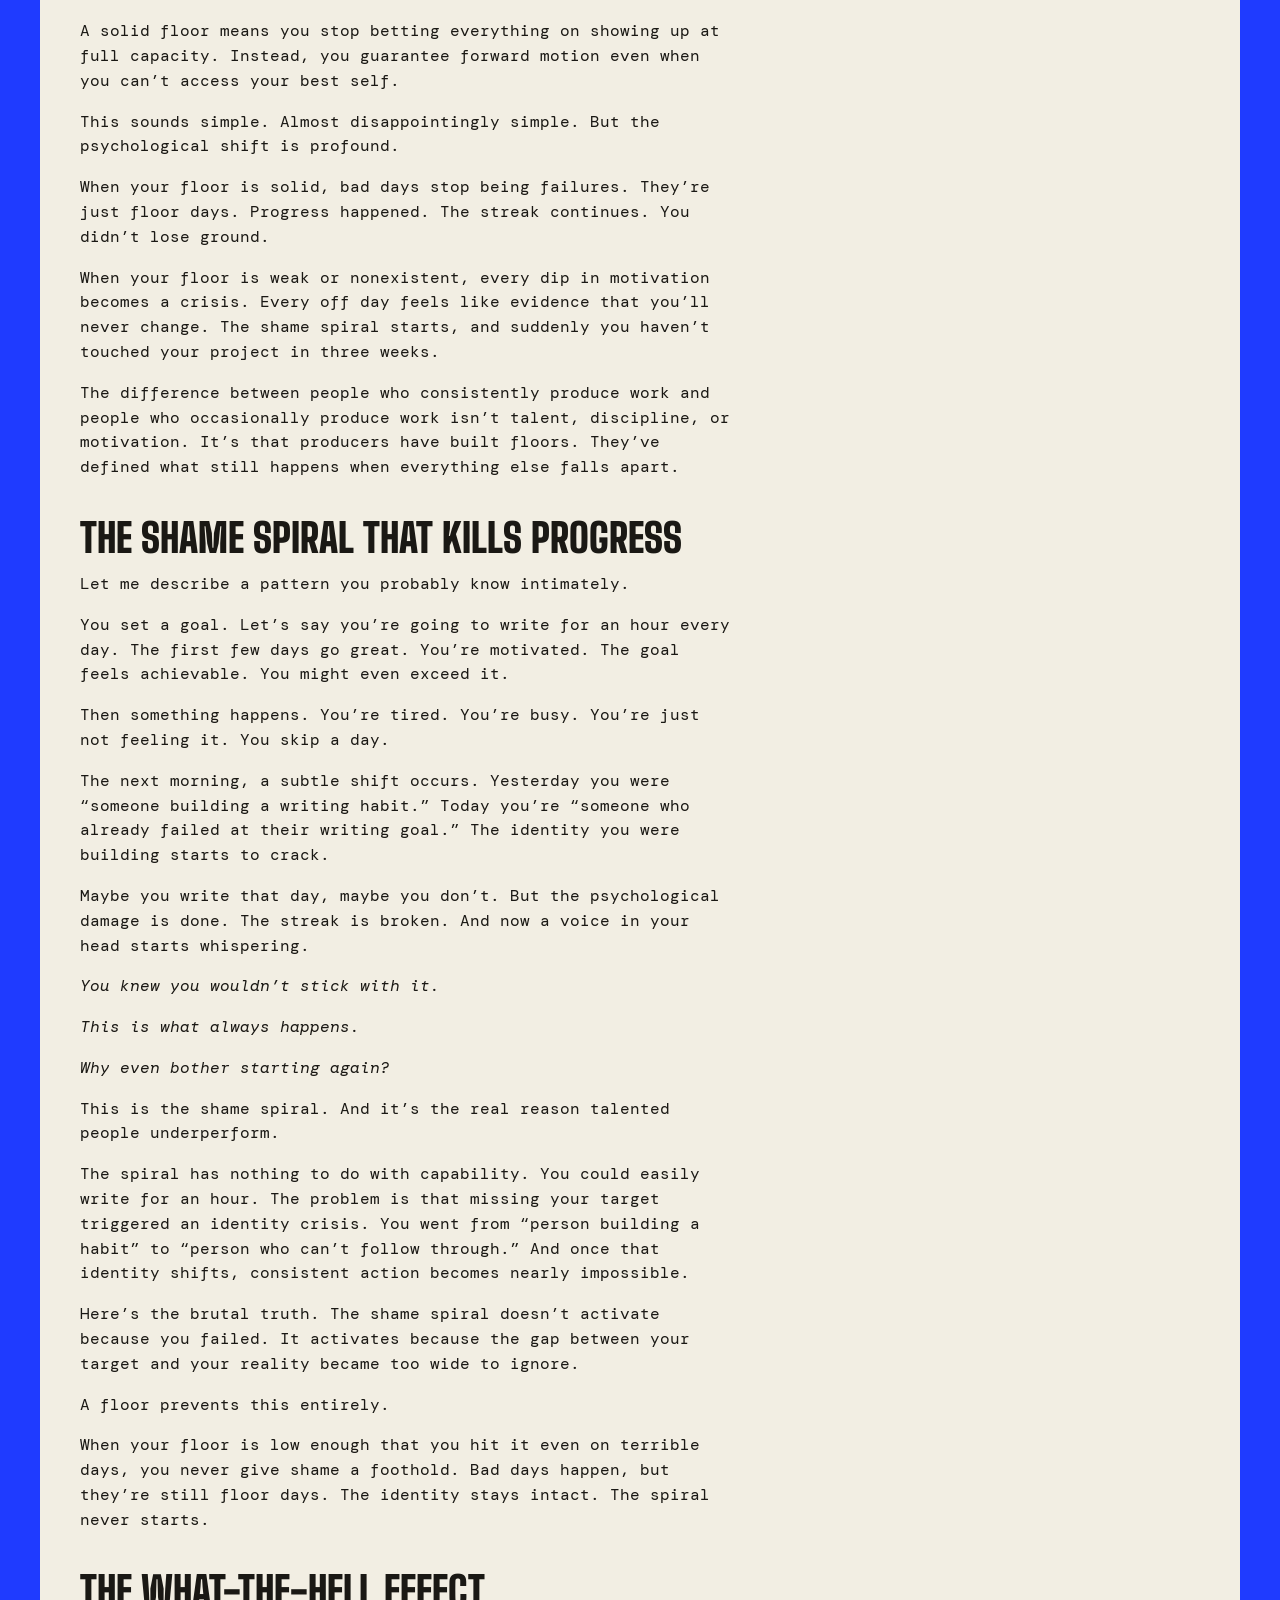
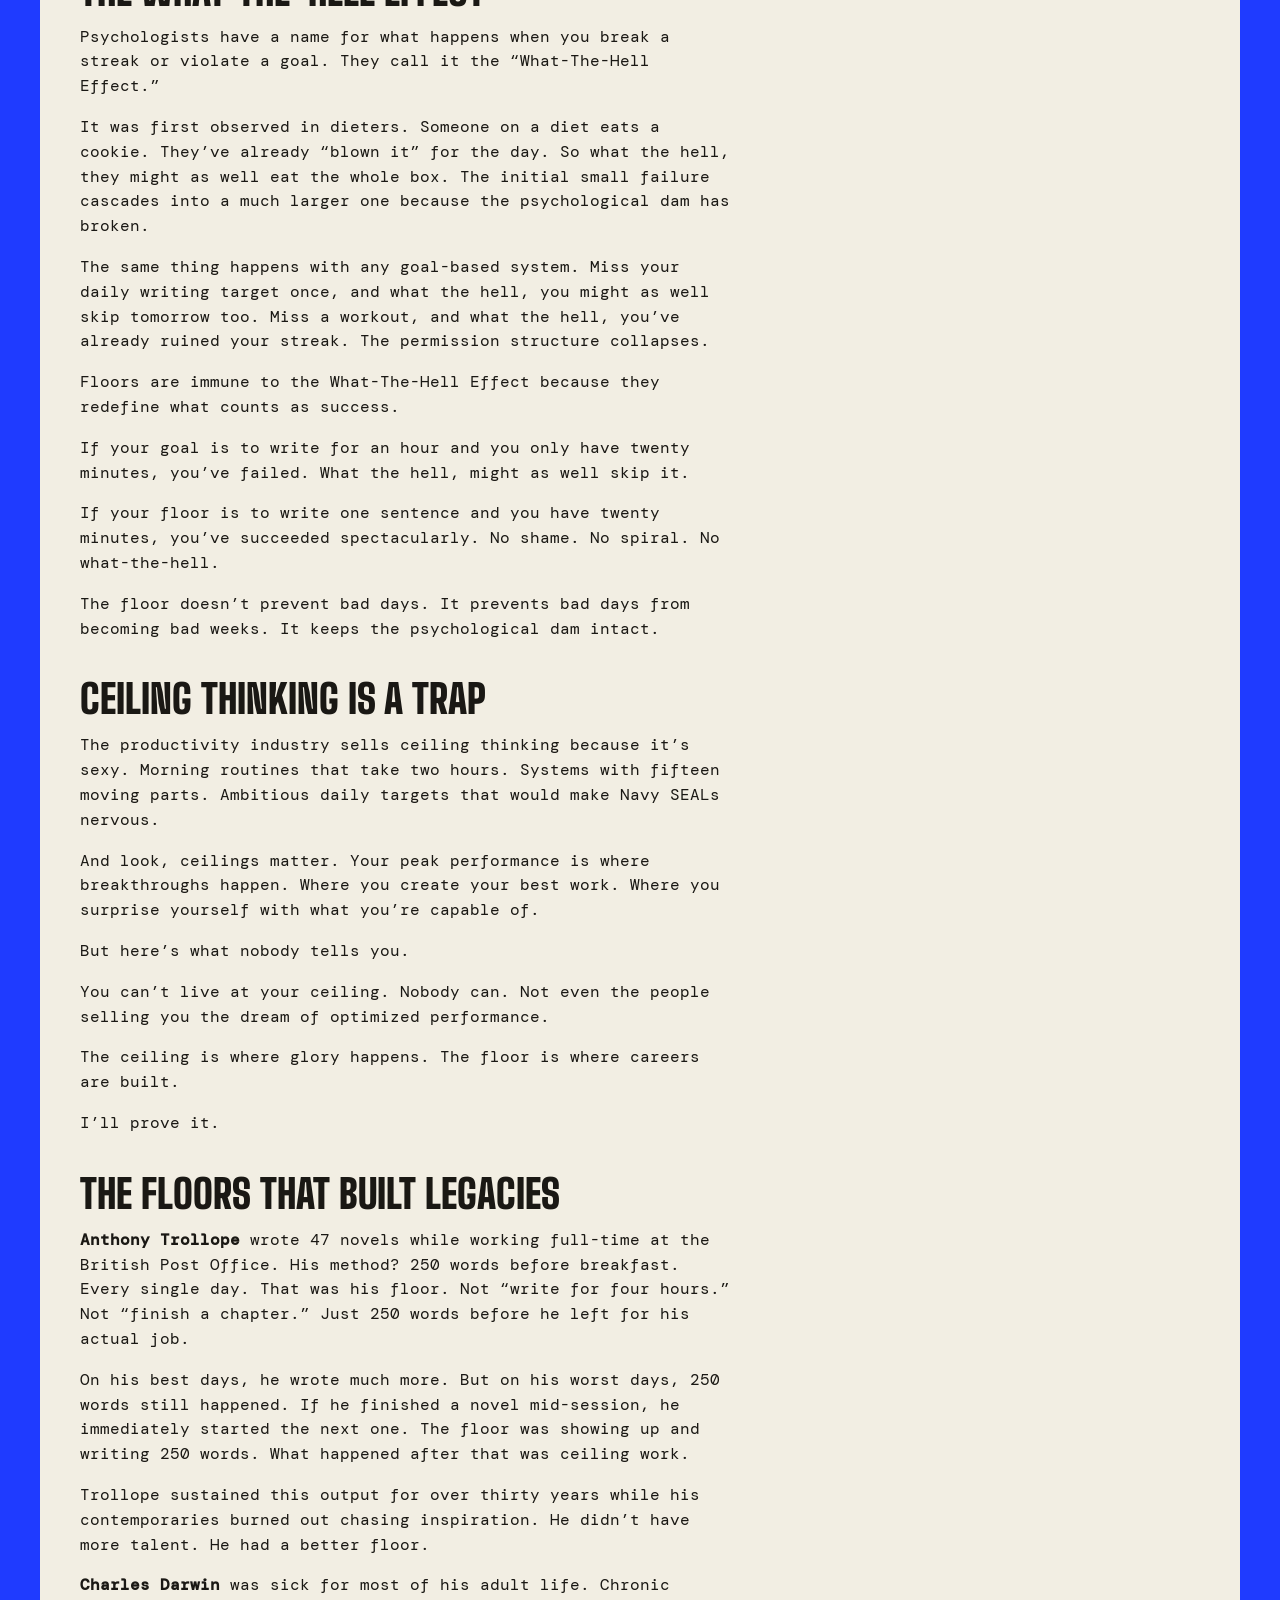
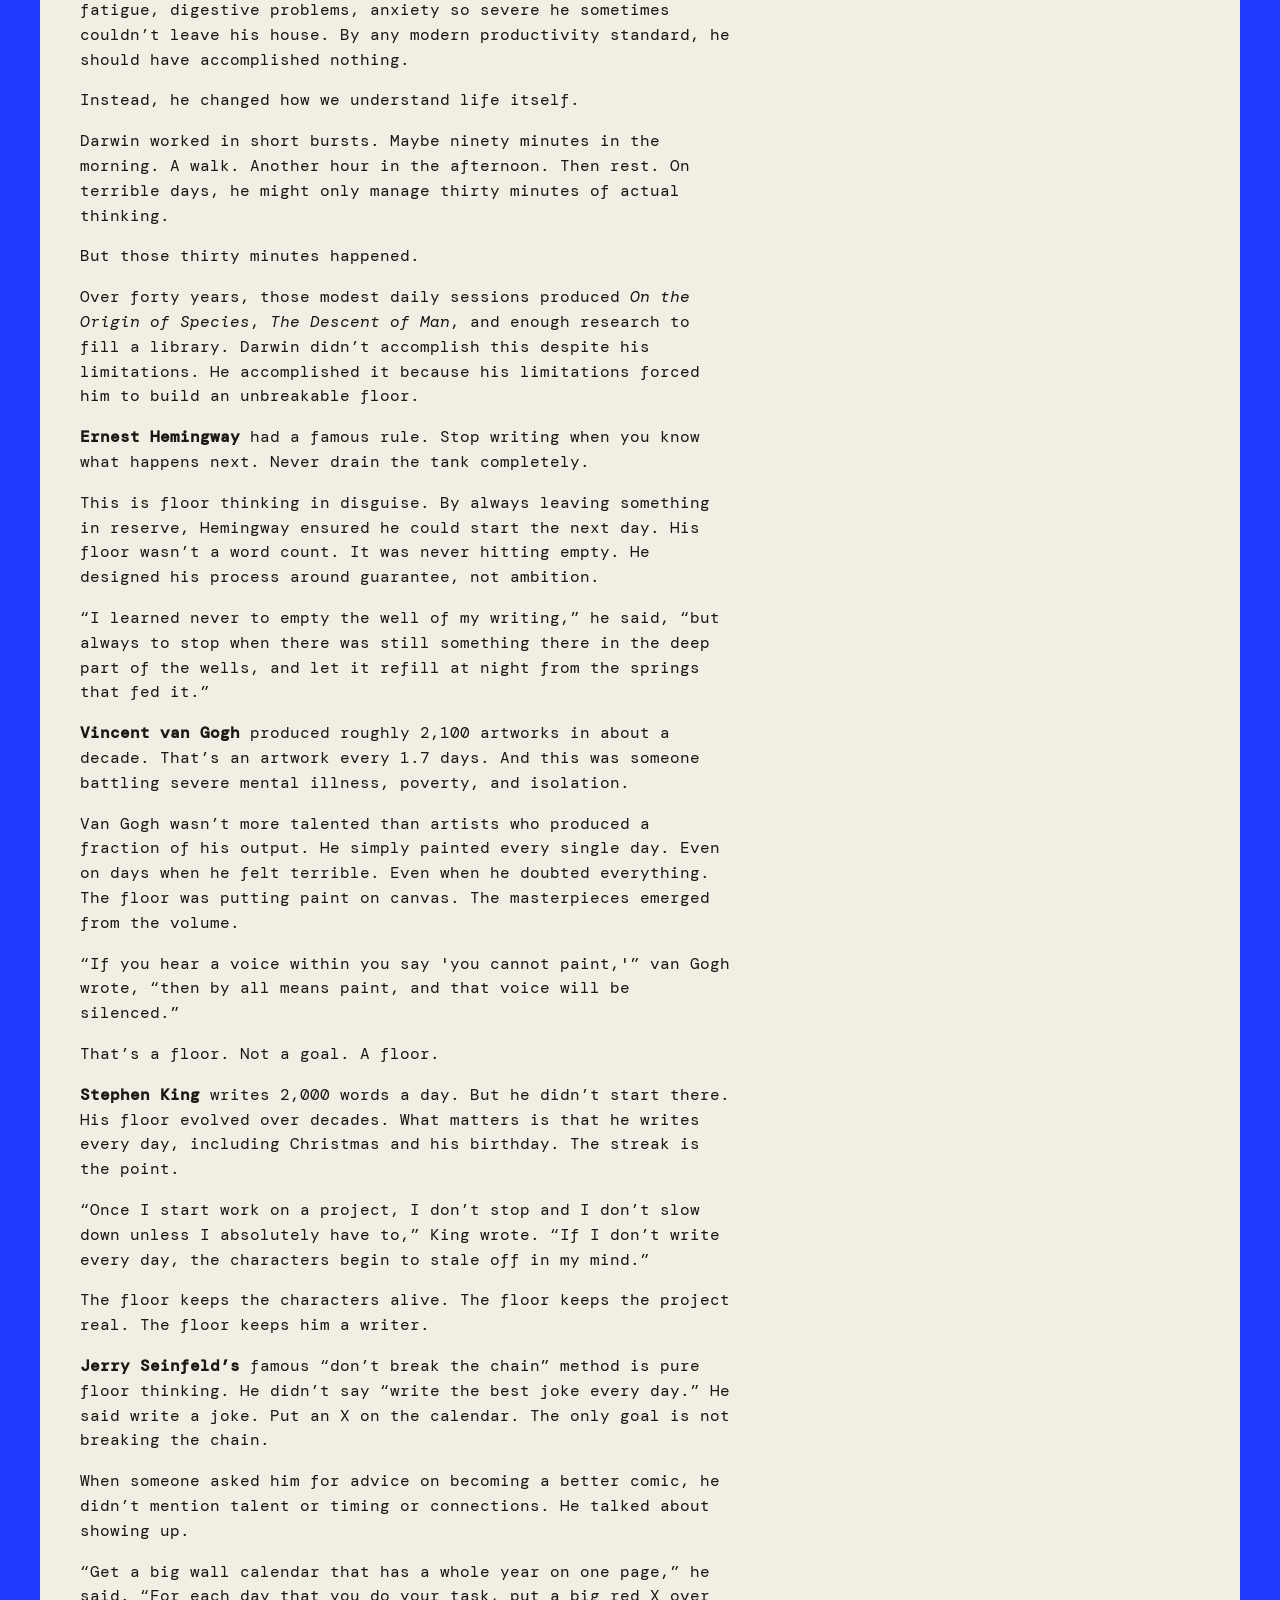
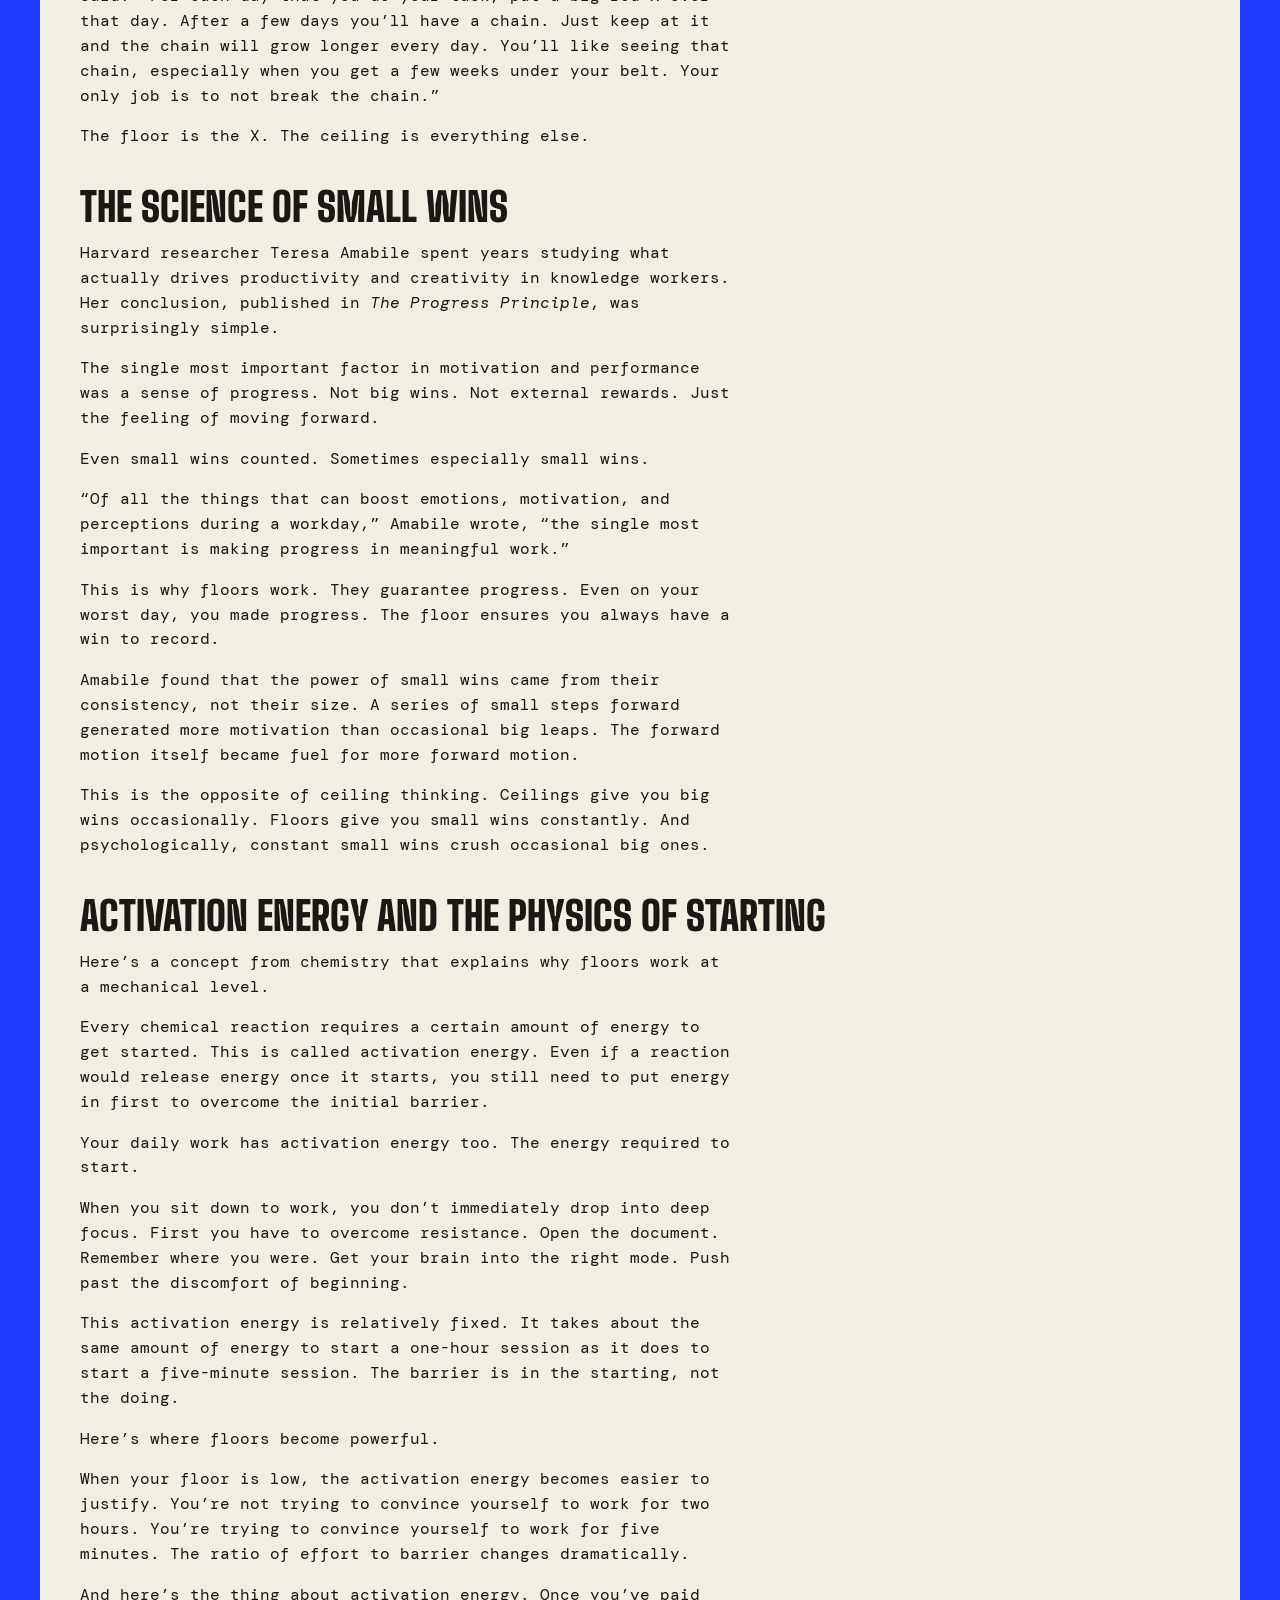
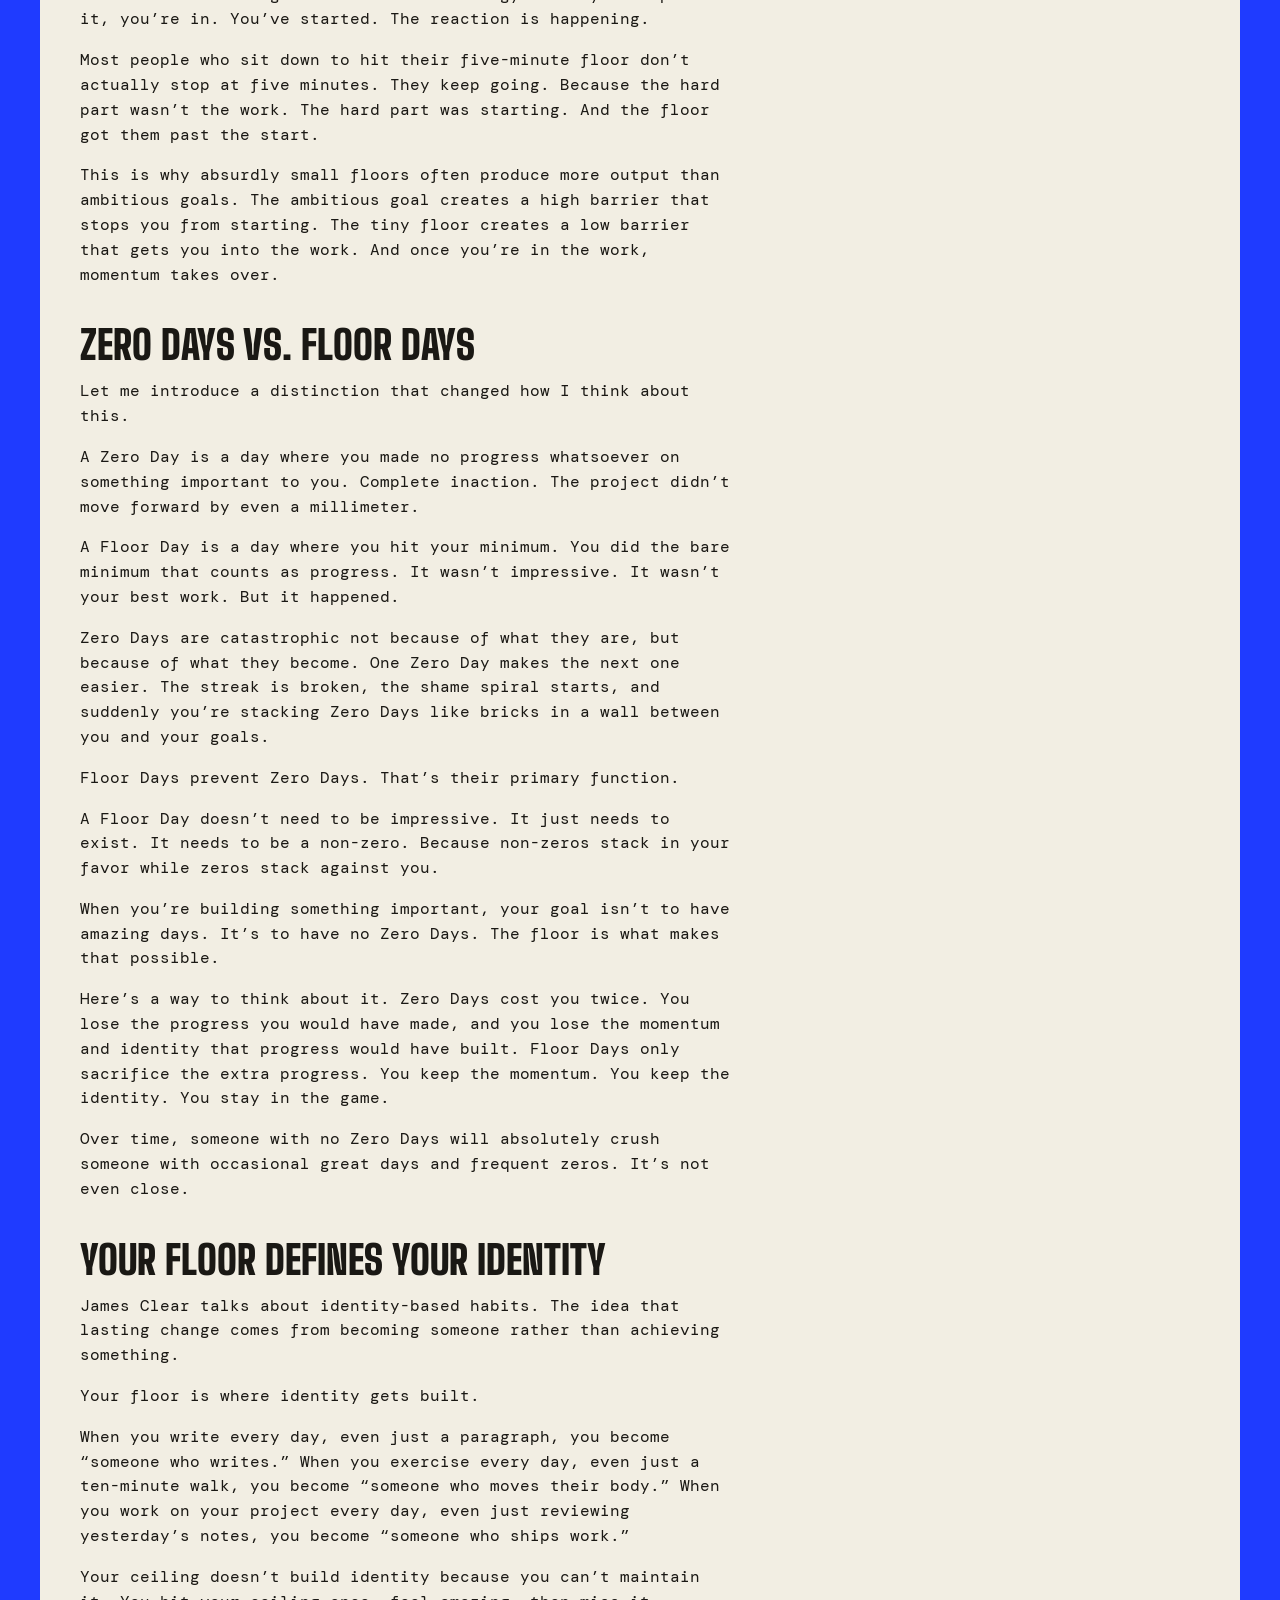
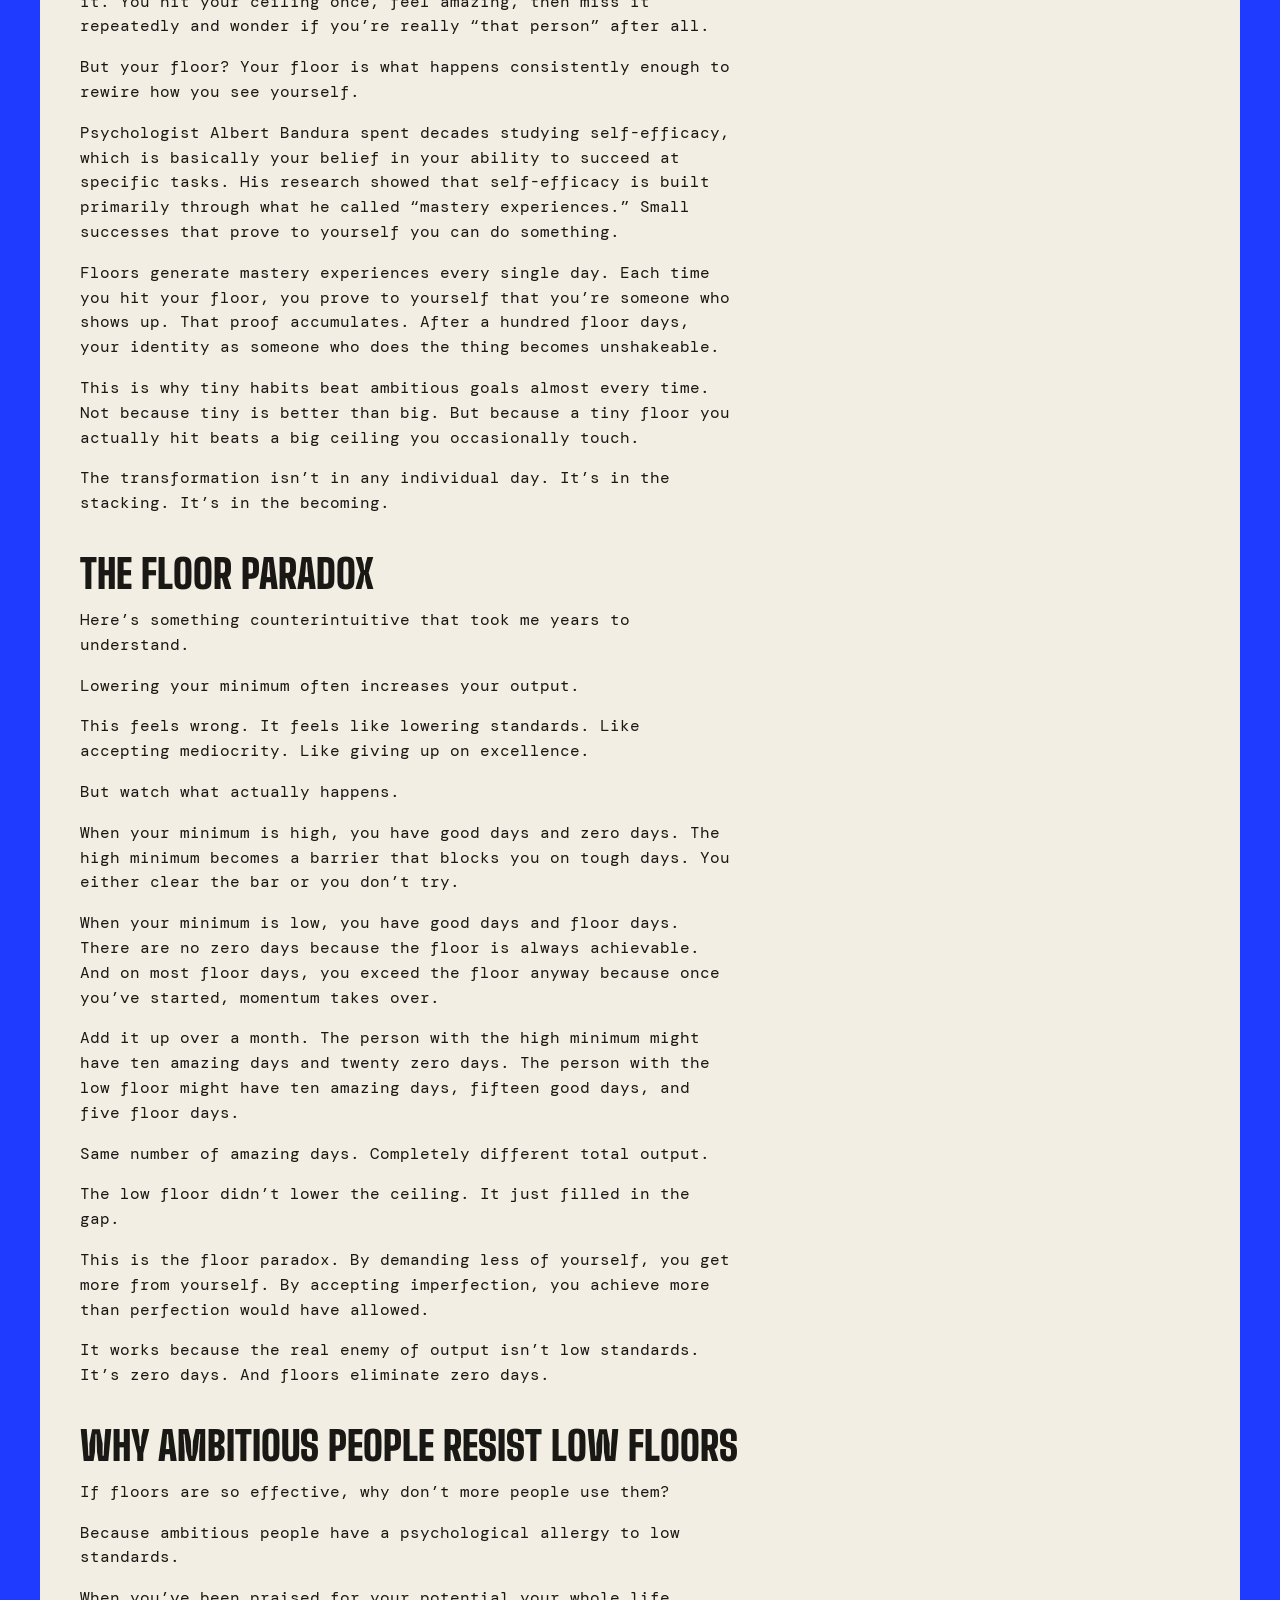
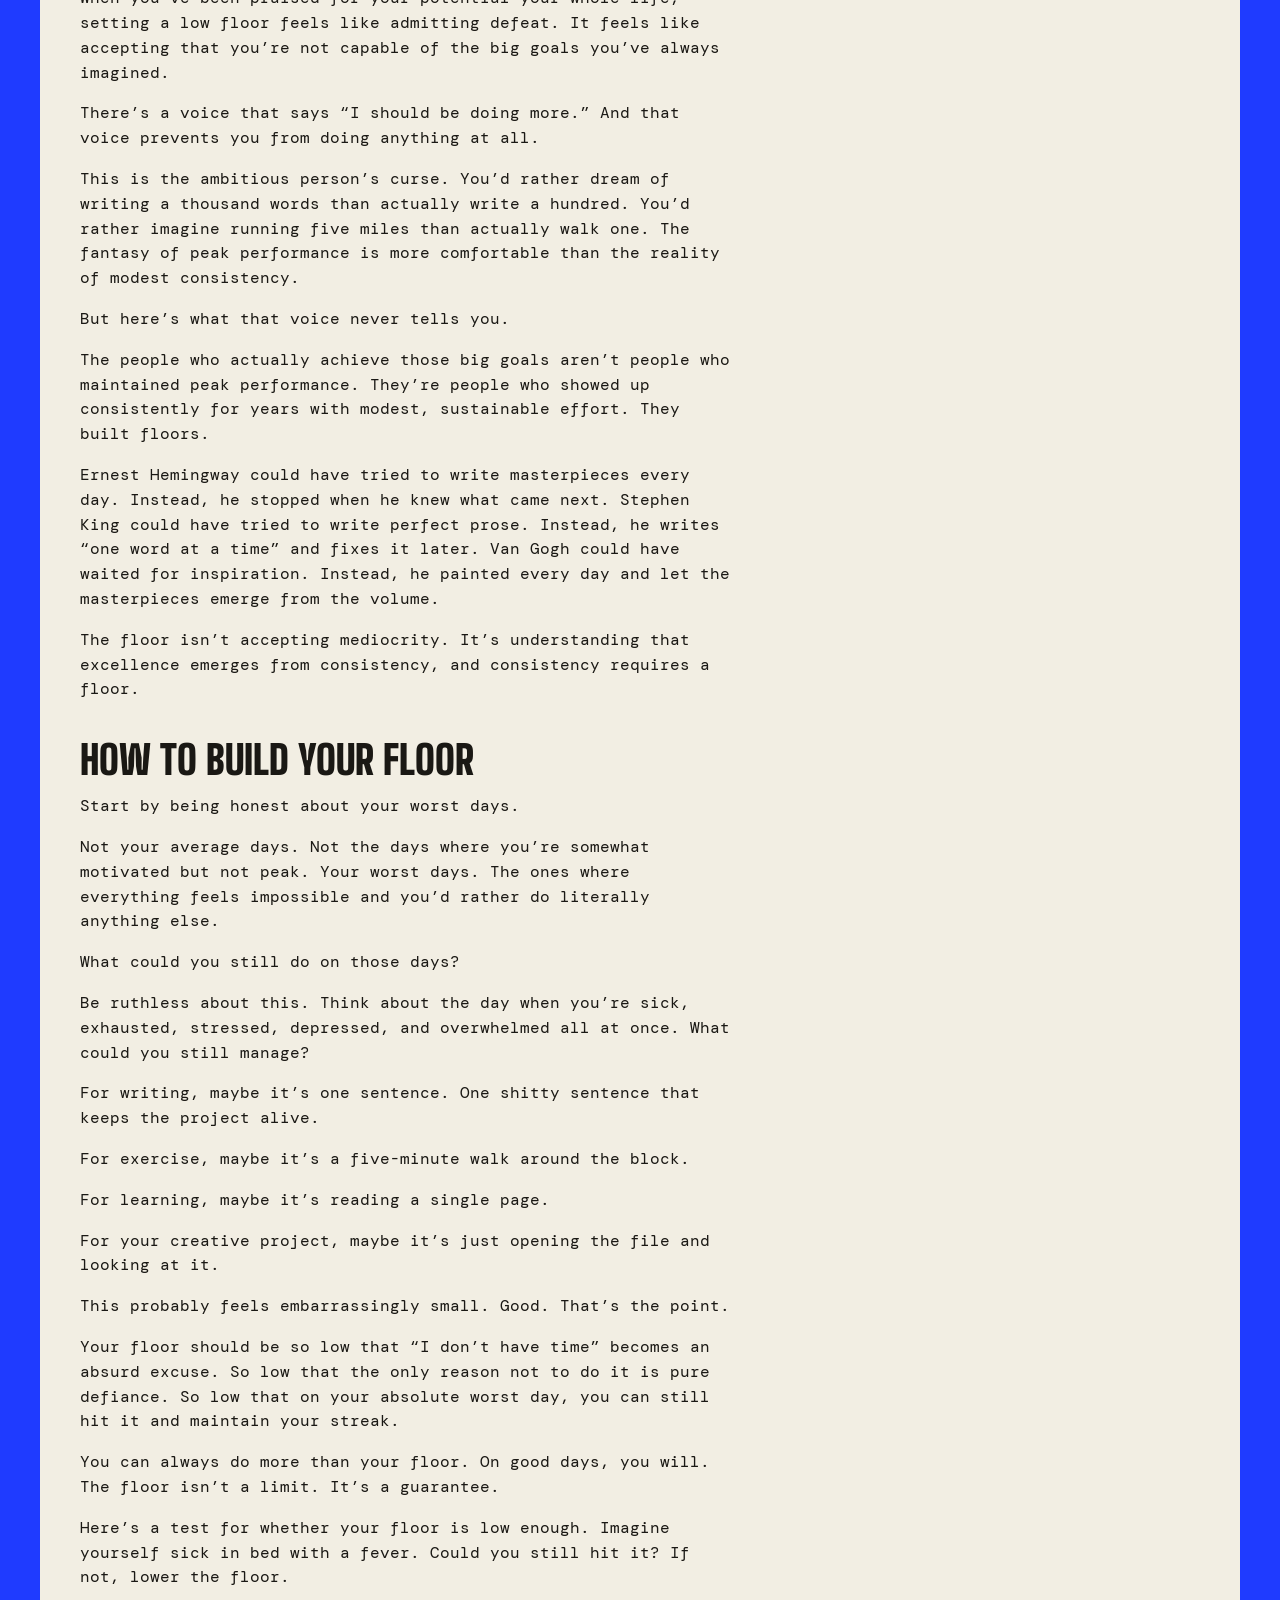
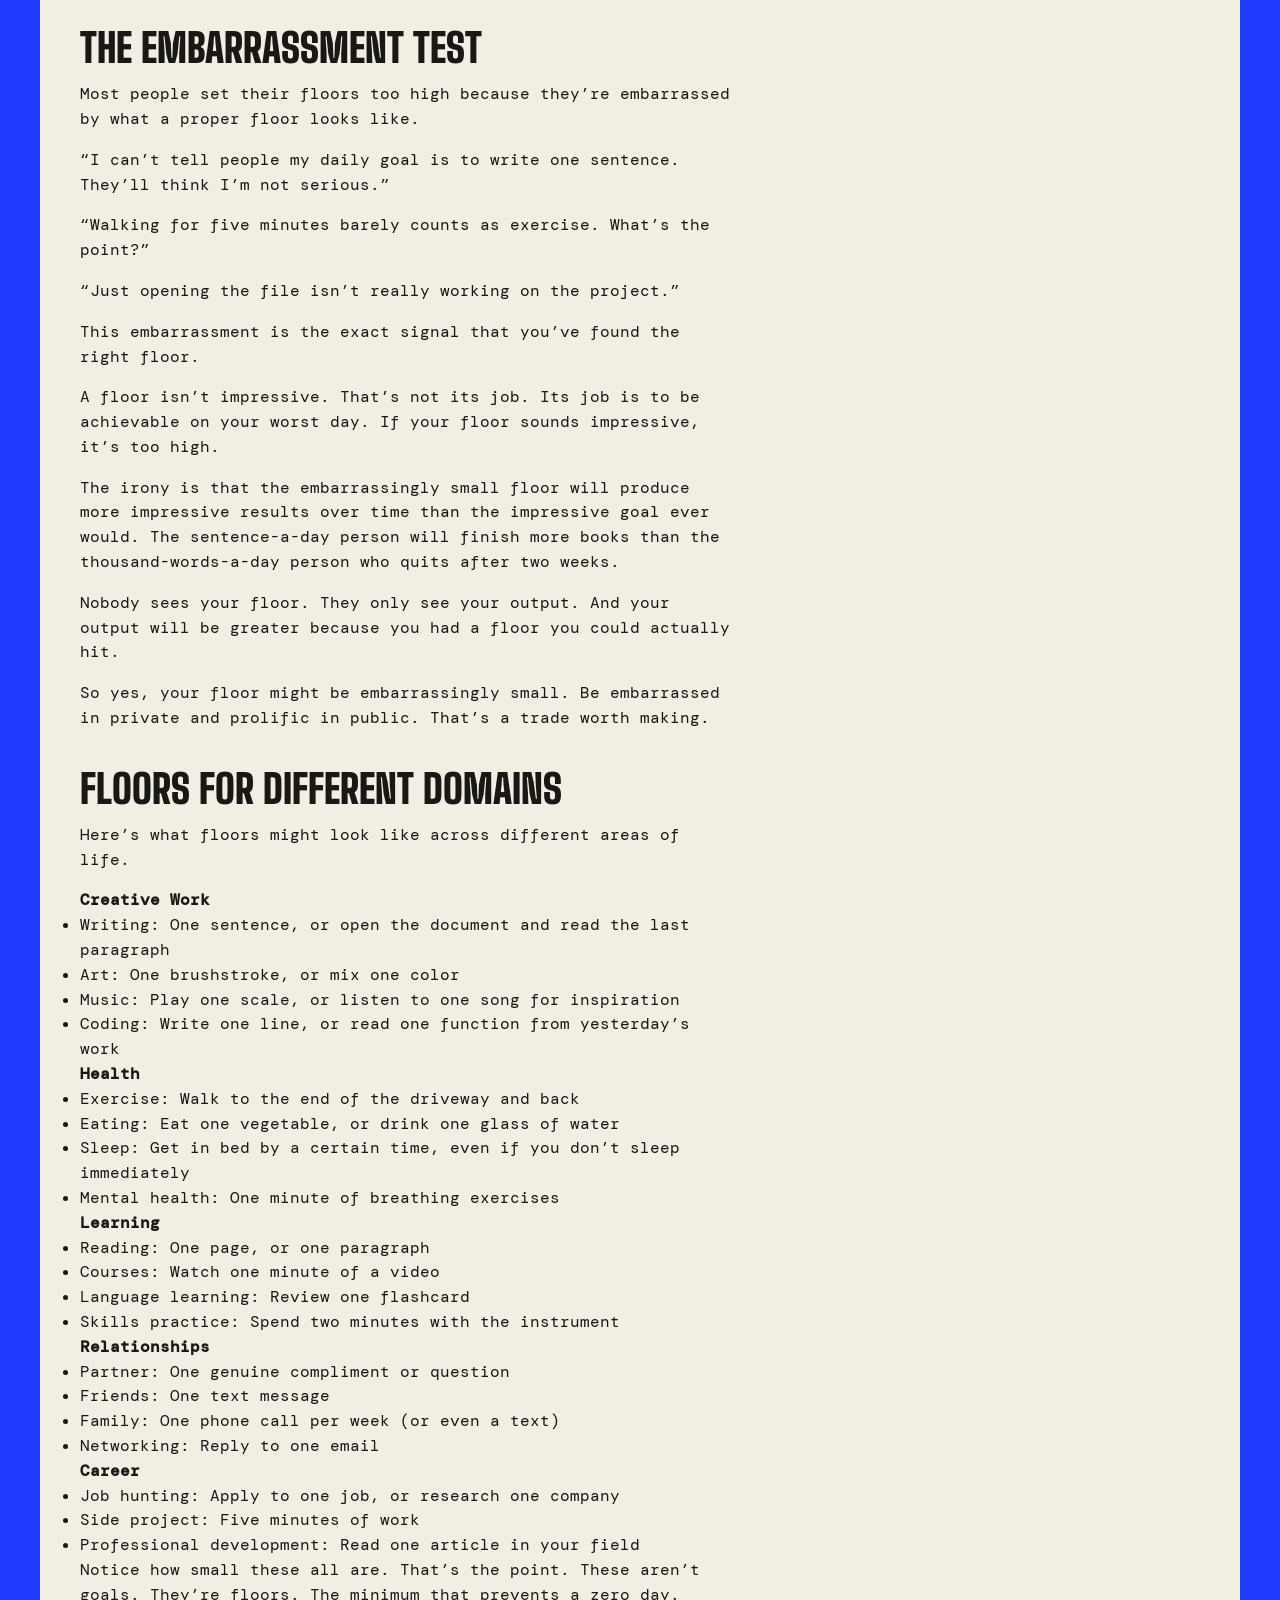
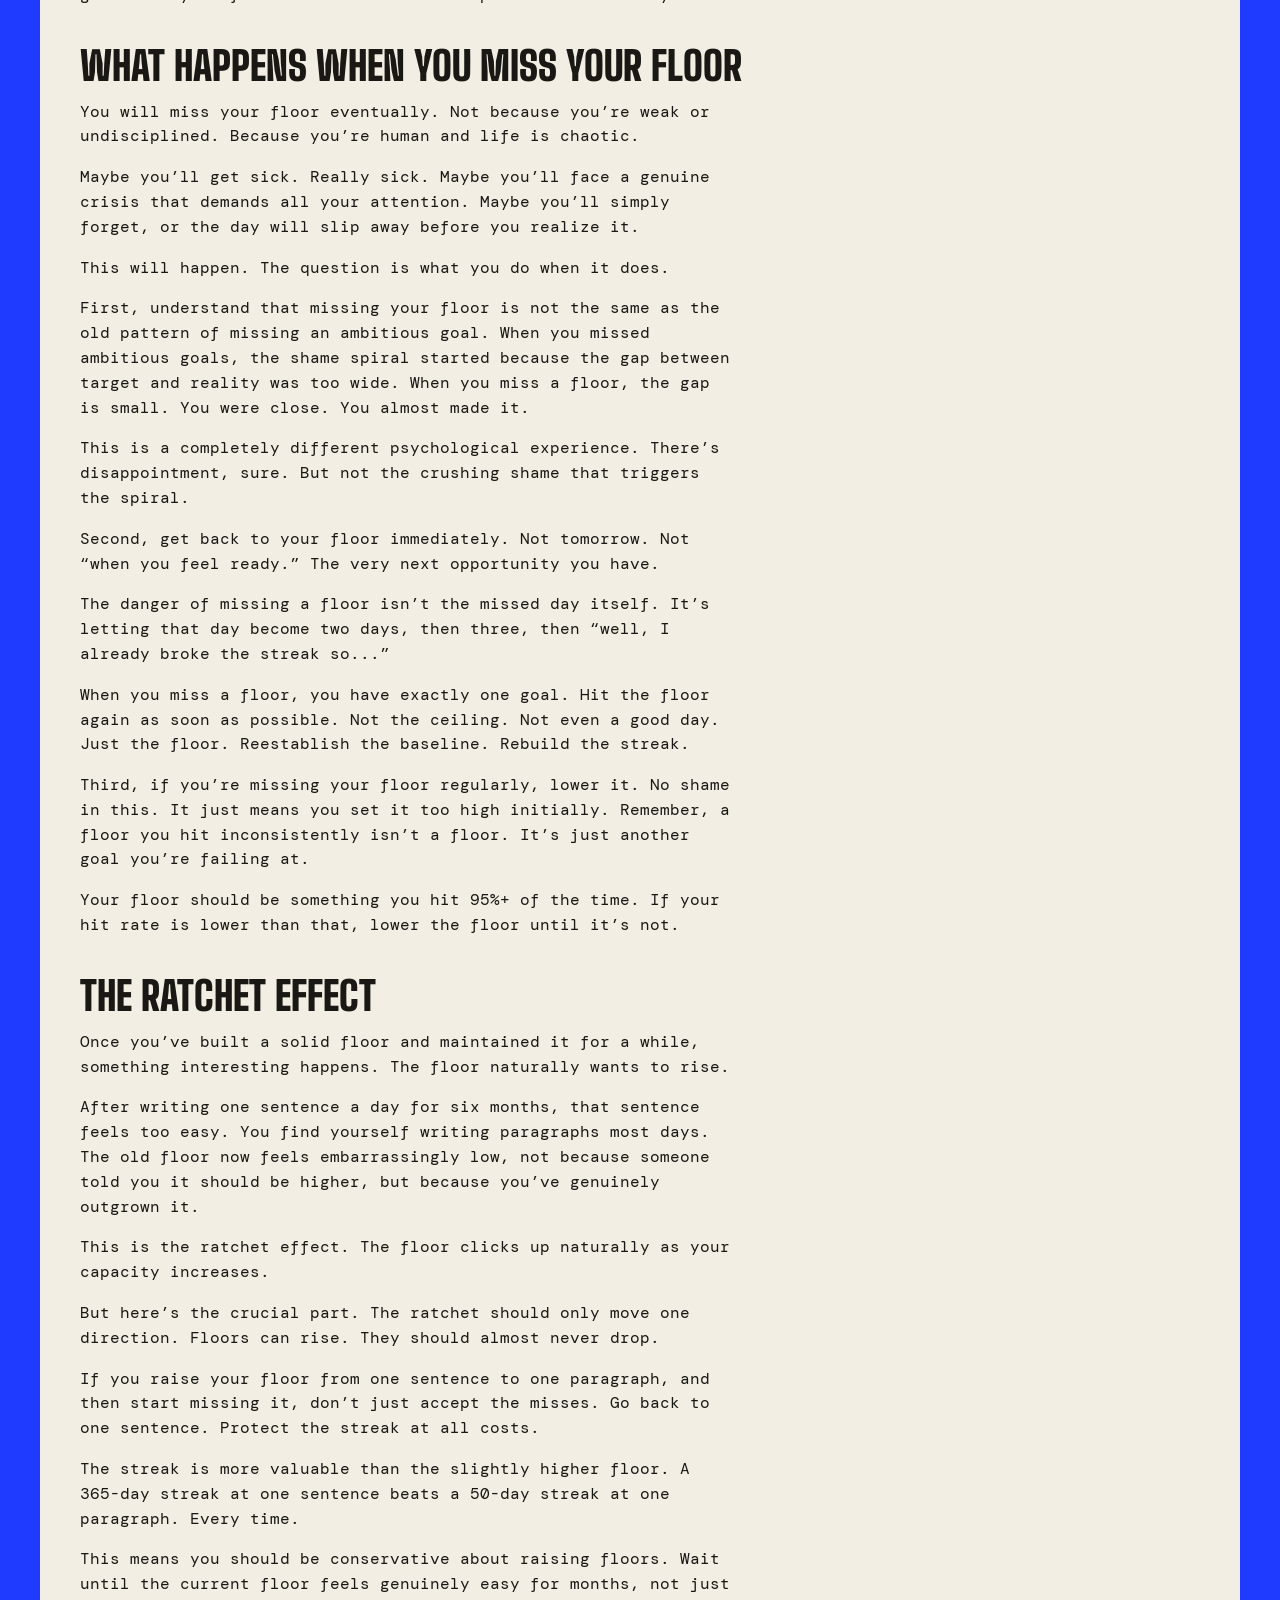
<file: writing/floor/index.html>
<!doctype html>
<html lang="en">
<head>
<meta charset="utf-8">
<meta name="viewport" content="width=device-width,initial-scale=1">
<title>Build Your Floor — Boring Zoo</title>
<meta name="description" content="It&#x27;s good to be ambitious, but sometimes ambitious leads us to looking at the wrong thing.">
<link rel="canonical" href="https://boringzoo.com/writing/floor/">
<meta property="og:type" content="website">
<meta property="og:title" content="Build Your Floor — Boring Zoo">
<meta property="og:description" content="It&#x27;s good to be ambitious, but sometimes ambitious leads us to looking at the wrong thing.">
<meta property="og:url" content="https://boringzoo.com/writing/floor/">
<meta name="twitter:card" content="summary">
<meta name="theme-color" content="#1F3BFF">
<link rel="icon" type="image/png" href="/favicon.png">
<link rel="preconnect" href="https://fonts.googleapis.com">
<link rel="preconnect" href="https://fonts.gstatic.com" crossorigin>
<link rel="stylesheet" href="/style.css">
</head>
<body>
<a class="skip" href="#main">Skip to content</a>
<header class="site">
  <div class="masthead">
    <a class="wordmark" href="/">Boring Zoo</a>
    <nav class="site" aria-label="Primary"><ul><li><a href="/writing/" aria-current="page">Writing</a></li></ul></nav>
    <span class="admission">Admission free</span>
  </div>
</header>
<main id="main">
<div class="wrap"><div class="page-head">
<span class="chip">Field note &middot; 2026-03-09</span>
<h1>Build Your Floor</h1>
<div class="standfirst"><p>It’s good to be ambitious, but sometimes ambitious leads us to looking at the wrong thing.</p></div>
</div>
<div class="prose"><h2>Why Ambitious People Keep Failing at the Wrong Thing</h2>
<p>Here’s the trap that gets every ambitious underachiever.</p>
<p>You spend all your time thinking about your ceiling. The big goals. The best version of yourself. What you could accomplish if you really locked in. You build elaborate plans for peak performance and imagine the person you’ll become when you finally get your act together.</p>
<p>Then life happens. You have a scattered day. A bad week. A month where nothing clicks.</p>
<p>And because you designed your entire system around ceiling performance, you do nothing. The gap between where you are and where you planned to be feels too wide. So you wait for motivation to return. For the stars to align. For the “right time” to start again.</p>
<p>This is how talented people stay stuck for years.</p>
<p>I know because I’ve done it. Repeatedly. I’ve started projects with explosive energy and abandoned them when I couldn’t maintain that intensity. I’ve set ambitious daily targets, hit them for a week, missed one day, and then not touched the project for months. I’ve designed systems for my best self and watched them crumble the first time my worst self showed up.</p>
<p>The pattern was always the same. Aim high. Start strong. Inevitably falter. Feel like a failure. Wait for motivation to return. Repeat.</p>
<p>It took me embarrassingly long to realize I was solving the wrong problem.</p>
<h2>The Floor Changes Everything</h2>
<p>What if instead of obsessing over your ceiling, you built a floor?</p>
<p>Your floor is the bare minimum that still counts as progress. It’s what gets done on your worst days. Not your inspired days. Not your hyperfocused days. Your tired, scattered, completely-checked-out days.</p>
<p>A solid floor means you stop betting everything on showing up at full capacity. Instead, you guarantee forward motion even when you can’t access your best self.</p>
<p>This sounds simple. Almost disappointingly simple. But the psychological shift is profound.</p>
<p>When your floor is solid, bad days stop being failures. They’re just floor days. Progress happened. The streak continues. You didn’t lose ground.</p>
<p>When your floor is weak or nonexistent, every dip in motivation becomes a crisis. Every off day feels like evidence that you’ll never change. The shame spiral starts, and suddenly you haven’t touched your project in three weeks.</p>
<p>The difference between people who consistently produce work and people who occasionally produce work isn’t talent, discipline, or motivation. It’s that producers have built floors. They’ve defined what still happens when everything else falls apart.</p>
<h2>The Shame Spiral That Kills Progress</h2>
<p>Let me describe a pattern you probably know intimately.</p>
<p>You set a goal. Let’s say you’re going to write for an hour every day. The first few days go great. You’re motivated. The goal feels achievable. You might even exceed it.</p>
<p>Then something happens. You’re tired. You’re busy. You’re just not feeling it. You skip a day.</p>
<p>The next morning, a subtle shift occurs. Yesterday you were “someone building a writing habit.” Today you’re “someone who already failed at their writing goal.” The identity you were building starts to crack.</p>
<p>Maybe you write that day, maybe you don’t. But the psychological damage is done. The streak is broken. And now a voice in your head starts whispering.</p>
<p><em>You knew you wouldn’t stick with it.</em></p>
<p><em>This is what always happens.</em></p>
<p><em>Why even bother starting again?</em></p>
<p>This is the shame spiral. And it’s the real reason talented people underperform.</p>
<p>The spiral has nothing to do with capability. You could easily write for an hour. The problem is that missing your target triggered an identity crisis. You went from “person building a habit” to “person who can’t follow through.” And once that identity shifts, consistent action becomes nearly impossible.</p>
<p>Here’s the brutal truth. The shame spiral doesn’t activate because you failed. It activates because the gap between your target and your reality became too wide to ignore.</p>
<p>A floor prevents this entirely.</p>
<p>When your floor is low enough that you hit it even on terrible days, you never give shame a foothold. Bad days happen, but they’re still floor days. The identity stays intact. The spiral never starts.</p>
<h2>The What-The-Hell Effect</h2>
<p>Psychologists have a name for what happens when you break a streak or violate a goal. They call it the “What-The-Hell Effect.”</p>
<p>It was first observed in dieters. Someone on a diet eats a cookie. They’ve already “blown it” for the day. So what the hell, they might as well eat the whole box. The initial small failure cascades into a much larger one because the psychological dam has broken.</p>
<p>The same thing happens with any goal-based system. Miss your daily writing target once, and what the hell, you might as well skip tomorrow too. Miss a workout, and what the hell, you’ve already ruined your streak. The permission structure collapses.</p>
<p>Floors are immune to the What-The-Hell Effect because they redefine what counts as success.</p>
<p>If your goal is to write for an hour and you only have twenty minutes, you’ve failed. What the hell, might as well skip it.</p>
<p>If your floor is to write one sentence and you have twenty minutes, you’ve succeeded spectacularly. No shame. No spiral. No what-the-hell.</p>
<p>The floor doesn’t prevent bad days. It prevents bad days from becoming bad weeks. It keeps the psychological dam intact.</p>
<h2>Ceiling Thinking Is a Trap</h2>
<p>The productivity industry sells ceiling thinking because it’s sexy. Morning routines that take two hours. Systems with fifteen moving parts. Ambitious daily targets that would make Navy SEALs nervous.</p>
<p>And look, ceilings matter. Your peak performance is where breakthroughs happen. Where you create your best work. Where you surprise yourself with what you’re capable of.</p>
<p>But here’s what nobody tells you.</p>
<p>You can’t live at your ceiling. Nobody can. Not even the people selling you the dream of optimized performance.</p>
<p>The ceiling is where glory happens. The floor is where careers are built.</p>
<p>I’ll prove it.</p>
<h2>The Floors That Built Legacies</h2>
<p><strong>Anthony Trollope</strong> wrote 47 novels while working full-time at the British Post Office. His method? 250 words before breakfast. Every single day. That was his floor. Not “write for four hours.” Not “finish a chapter.” Just 250 words before he left for his actual job.</p>
<p>On his best days, he wrote much more. But on his worst days, 250 words still happened. If he finished a novel mid-session, he immediately started the next one. The floor was showing up and writing 250 words. What happened after that was ceiling work.</p>
<p>Trollope sustained this output for over thirty years while his contemporaries burned out chasing inspiration. He didn’t have more talent. He had a better floor.</p>
<p><strong>Charles Darwin</strong> was sick for most of his adult life. Chronic fatigue, digestive problems, anxiety so severe he sometimes couldn’t leave his house. By any modern productivity standard, he should have accomplished nothing.</p>
<p>Instead, he changed how we understand life itself.</p>
<p>Darwin worked in short bursts. Maybe ninety minutes in the morning. A walk. Another hour in the afternoon. Then rest. On terrible days, he might only manage thirty minutes of actual thinking.</p>
<p>But those thirty minutes happened.</p>
<p>Over forty years, those modest daily sessions produced <em>On the Origin of Species</em>, <em>The Descent of Man</em>, and enough research to fill a library. Darwin didn’t accomplish this despite his limitations. He accomplished it because his limitations forced him to build an unbreakable floor.</p>
<p><strong>Ernest Hemingway</strong> had a famous rule. Stop writing when you know what happens next. Never drain the tank completely.</p>
<p>This is floor thinking in disguise. By always leaving something in reserve, Hemingway ensured he could start the next day. His floor wasn’t a word count. It was never hitting empty. He designed his process around guarantee, not ambition.</p>
<p>“I learned never to empty the well of my writing,” he said, “but always to stop when there was still something there in the deep part of the wells, and let it refill at night from the springs that fed it.”</p>
<p><strong>Vincent van Gogh</strong> produced roughly 2,100 artworks in about a decade. That’s an artwork every 1.7 days. And this was someone battling severe mental illness, poverty, and isolation.</p>
<p>Van Gogh wasn’t more talented than artists who produced a fraction of his output. He simply painted every single day. Even on days when he felt terrible. Even when he doubted everything. The floor was putting paint on canvas. The masterpieces emerged from the volume.</p>
<p>“If you hear a voice within you say 'you cannot paint,'” van Gogh wrote, “then by all means paint, and that voice will be silenced.”</p>
<p>That’s a floor. Not a goal. A floor.</p>
<p><strong>Stephen King</strong> writes 2,000 words a day. But he didn’t start there. His floor evolved over decades. What matters is that he writes every day, including Christmas and his birthday. The streak is the point.</p>
<p>“Once I start work on a project, I don’t stop and I don’t slow down unless I absolutely have to,” King wrote. “If I don’t write every day, the characters begin to stale off in my mind.”</p>
<p>The floor keeps the characters alive. The floor keeps the project real. The floor keeps him a writer.</p>
<p><strong>Jerry Seinfeld’s</strong> famous “don’t break the chain” method is pure floor thinking. He didn’t say “write the best joke every day.” He said write a joke. Put an X on the calendar. The only goal is not breaking the chain.</p>
<p>When someone asked him for advice on becoming a better comic, he didn’t mention talent or timing or connections. He talked about showing up.</p>
<p>“Get a big wall calendar that has a whole year on one page,” he said. “For each day that you do your task, put a big red X over that day. After a few days you’ll have a chain. Just keep at it and the chain will grow longer every day. You’ll like seeing that chain, especially when you get a few weeks under your belt. Your only job is to not break the chain.”</p>
<p>The floor is the X. The ceiling is everything else.</p>
<h2>The Science of Small Wins</h2>
<p>Harvard researcher Teresa Amabile spent years studying what actually drives productivity and creativity in knowledge workers. Her conclusion, published in <em>The Progress Principle</em>, was surprisingly simple.</p>
<p>The single most important factor in motivation and performance was a sense of progress. Not big wins. Not external rewards. Just the feeling of moving forward.</p>
<p>Even small wins counted. Sometimes especially small wins.</p>
<p>“Of all the things that can boost emotions, motivation, and perceptions during a workday,” Amabile wrote, “the single most important is making progress in meaningful work.”</p>
<p>This is why floors work. They guarantee progress. Even on your worst day, you made progress. The floor ensures you always have a win to record.</p>
<p>Amabile found that the power of small wins came from their consistency, not their size. A series of small steps forward generated more motivation than occasional big leaps. The forward motion itself became fuel for more forward motion.</p>
<p>This is the opposite of ceiling thinking. Ceilings give you big wins occasionally. Floors give you small wins constantly. And psychologically, constant small wins crush occasional big ones.</p>
<h2>Activation Energy and the Physics of Starting</h2>
<p>Here’s a concept from chemistry that explains why floors work at a mechanical level.</p>
<p>Every chemical reaction requires a certain amount of energy to get started. This is called activation energy. Even if a reaction would release energy once it starts, you still need to put energy in first to overcome the initial barrier.</p>
<p>Your daily work has activation energy too. The energy required to start.</p>
<p>When you sit down to work, you don’t immediately drop into deep focus. First you have to overcome resistance. Open the document. Remember where you were. Get your brain into the right mode. Push past the discomfort of beginning.</p>
<p>This activation energy is relatively fixed. It takes about the same amount of energy to start a one-hour session as it does to start a five-minute session. The barrier is in the starting, not the doing.</p>
<p>Here’s where floors become powerful.</p>
<p>When your floor is low, the activation energy becomes easier to justify. You’re not trying to convince yourself to work for two hours. You’re trying to convince yourself to work for five minutes. The ratio of effort to barrier changes dramatically.</p>
<p>And here’s the thing about activation energy. Once you’ve paid it, you’re in. You’ve started. The reaction is happening.</p>
<p>Most people who sit down to hit their five-minute floor don’t actually stop at five minutes. They keep going. Because the hard part wasn’t the work. The hard part was starting. And the floor got them past the start.</p>
<p>This is why absurdly small floors often produce more output than ambitious goals. The ambitious goal creates a high barrier that stops you from starting. The tiny floor creates a low barrier that gets you into the work. And once you’re in the work, momentum takes over.</p>
<h2>Zero Days vs. Floor Days</h2>
<p>Let me introduce a distinction that changed how I think about this.</p>
<p>A Zero Day is a day where you made no progress whatsoever on something important to you. Complete inaction. The project didn’t move forward by even a millimeter.</p>
<p>A Floor Day is a day where you hit your minimum. You did the bare minimum that counts as progress. It wasn’t impressive. It wasn’t your best work. But it happened.</p>
<p>Zero Days are catastrophic not because of what they are, but because of what they become. One Zero Day makes the next one easier. The streak is broken, the shame spiral starts, and suddenly you’re stacking Zero Days like bricks in a wall between you and your goals.</p>
<p>Floor Days prevent Zero Days. That’s their primary function.</p>
<p>A Floor Day doesn’t need to be impressive. It just needs to exist. It needs to be a non-zero. Because non-zeros stack in your favor while zeros stack against you.</p>
<p>When you’re building something important, your goal isn’t to have amazing days. It’s to have no Zero Days. The floor is what makes that possible.</p>
<p>Here’s a way to think about it. Zero Days cost you twice. You lose the progress you would have made, and you lose the momentum and identity that progress would have built. Floor Days only sacrifice the extra progress. You keep the momentum. You keep the identity. You stay in the game.</p>
<p>Over time, someone with no Zero Days will absolutely crush someone with occasional great days and frequent zeros. It’s not even close.</p>
<h2>Your Floor Defines Your Identity</h2>
<p>James Clear talks about identity-based habits. The idea that lasting change comes from becoming someone rather than achieving something.</p>
<p>Your floor is where identity gets built.</p>
<p>When you write every day, even just a paragraph, you become “someone who writes.” When you exercise every day, even just a ten-minute walk, you become “someone who moves their body.” When you work on your project every day, even just reviewing yesterday’s notes, you become “someone who ships work.”</p>
<p>Your ceiling doesn’t build identity because you can’t maintain it. You hit your ceiling once, feel amazing, then miss it repeatedly and wonder if you’re really “that person” after all.</p>
<p>But your floor? Your floor is what happens consistently enough to rewire how you see yourself.</p>
<p>Psychologist Albert Bandura spent decades studying self-efficacy, which is basically your belief in your ability to succeed at specific tasks. His research showed that self-efficacy is built primarily through what he called “mastery experiences.” Small successes that prove to yourself you can do something.</p>
<p>Floors generate mastery experiences every single day. Each time you hit your floor, you prove to yourself that you’re someone who shows up. That proof accumulates. After a hundred floor days, your identity as someone who does the thing becomes unshakeable.</p>
<p>This is why tiny habits beat ambitious goals almost every time. Not because tiny is better than big. But because a tiny floor you actually hit beats a big ceiling you occasionally touch.</p>
<p>The transformation isn’t in any individual day. It’s in the stacking. It’s in the becoming.</p>
<h2>The Floor Paradox</h2>
<p>Here’s something counterintuitive that took me years to understand.</p>
<p>Lowering your minimum often increases your output.</p>
<p>This feels wrong. It feels like lowering standards. Like accepting mediocrity. Like giving up on excellence.</p>
<p>But watch what actually happens.</p>
<p>When your minimum is high, you have good days and zero days. The high minimum becomes a barrier that blocks you on tough days. You either clear the bar or you don’t try.</p>
<p>When your minimum is low, you have good days and floor days. There are no zero days because the floor is always achievable. And on most floor days, you exceed the floor anyway because once you’ve started, momentum takes over.</p>
<p>Add it up over a month. The person with the high minimum might have ten amazing days and twenty zero days. The person with the low floor might have ten amazing days, fifteen good days, and five floor days.</p>
<p>Same number of amazing days. Completely different total output.</p>
<p>The low floor didn’t lower the ceiling. It just filled in the gap.</p>
<p>This is the floor paradox. By demanding less of yourself, you get more from yourself. By accepting imperfection, you achieve more than perfection would have allowed.</p>
<p>It works because the real enemy of output isn’t low standards. It’s zero days. And floors eliminate zero days.</p>
<h2>Why Ambitious People Resist Low Floors</h2>
<p>If floors are so effective, why don’t more people use them?</p>
<p>Because ambitious people have a psychological allergy to low standards.</p>
<p>When you’ve been praised for your potential your whole life, setting a low floor feels like admitting defeat. It feels like accepting that you’re not capable of the big goals you’ve always imagined.</p>
<p>There’s a voice that says “I should be doing more.” And that voice prevents you from doing anything at all.</p>
<p>This is the ambitious person’s curse. You’d rather dream of writing a thousand words than actually write a hundred. You’d rather imagine running five miles than actually walk one. The fantasy of peak performance is more comfortable than the reality of modest consistency.</p>
<p>But here’s what that voice never tells you.</p>
<p>The people who actually achieve those big goals aren’t people who maintained peak performance. They’re people who showed up consistently for years with modest, sustainable effort. They built floors.</p>
<p>Ernest Hemingway could have tried to write masterpieces every day. Instead, he stopped when he knew what came next. Stephen King could have tried to write perfect prose. Instead, he writes “one word at a time” and fixes it later. Van Gogh could have waited for inspiration. Instead, he painted every day and let the masterpieces emerge from the volume.</p>
<p>The floor isn’t accepting mediocrity. It’s understanding that excellence emerges from consistency, and consistency requires a floor.</p>
<h2>How to Build Your Floor</h2>
<p>Start by being honest about your worst days.</p>
<p>Not your average days. Not the days where you’re somewhat motivated but not peak. Your worst days. The ones where everything feels impossible and you’d rather do literally anything else.</p>
<p>What could you still do on those days?</p>
<p>Be ruthless about this. Think about the day when you’re sick, exhausted, stressed, depressed, and overwhelmed all at once. What could you still manage?</p>
<p>For writing, maybe it’s one sentence. One shitty sentence that keeps the project alive.</p>
<p>For exercise, maybe it’s a five-minute walk around the block.</p>
<p>For learning, maybe it’s reading a single page.</p>
<p>For your creative project, maybe it’s just opening the file and looking at it.</p>
<p>This probably feels embarrassingly small. Good. That’s the point.</p>
<p>Your floor should be so low that “I don’t have time” becomes an absurd excuse. So low that the only reason not to do it is pure defiance. So low that on your absolute worst day, you can still hit it and maintain your streak.</p>
<p>You can always do more than your floor. On good days, you will. The floor isn’t a limit. It’s a guarantee.</p>
<p>Here’s a test for whether your floor is low enough. Imagine yourself sick in bed with a fever. Could you still hit it? If not, lower the floor.</p>
<h2>The Embarrassment Test</h2>
<p>Most people set their floors too high because they’re embarrassed by what a proper floor looks like.</p>
<p>“I can’t tell people my daily goal is to write one sentence. They’ll think I’m not serious.”</p>
<p>“Walking for five minutes barely counts as exercise. What’s the point?”</p>
<p>“Just opening the file isn’t really working on the project.”</p>
<p>This embarrassment is the exact signal that you’ve found the right floor.</p>
<p>A floor isn’t impressive. That’s not its job. Its job is to be achievable on your worst day. If your floor sounds impressive, it’s too high.</p>
<p>The irony is that the embarrassingly small floor will produce more impressive results over time than the impressive goal ever would. The sentence-a-day person will finish more books than the thousand-words-a-day person who quits after two weeks.</p>
<p>Nobody sees your floor. They only see your output. And your output will be greater because you had a floor you could actually hit.</p>
<p>So yes, your floor might be embarrassingly small. Be embarrassed in private and prolific in public. That’s a trade worth making.</p>
<h2>Floors for Different Domains</h2>
<p>Here’s what floors might look like across different areas of life.</p>
<p><strong>Creative Work</strong></p>
<ul><li>Writing: One sentence, or open the document and read the last paragraph</li></ul>
<ul><li>Art: One brushstroke, or mix one color</li></ul>
<ul><li>Music: Play one scale, or listen to one song for inspiration</li></ul>
<ul><li>Coding: Write one line, or read one function from yesterday’s work</li></ul>
<p><strong>Health</strong></p>
<ul><li>Exercise: Walk to the end of the driveway and back</li></ul>
<ul><li>Eating: Eat one vegetable, or drink one glass of water</li></ul>
<ul><li>Sleep: Get in bed by a certain time, even if you don’t sleep immediately</li></ul>
<ul><li>Mental health: One minute of breathing exercises</li></ul>
<p><strong>Learning</strong></p>
<ul><li>Reading: One page, or one paragraph</li></ul>
<ul><li>Courses: Watch one minute of a video</li></ul>
<ul><li>Language learning: Review one flashcard</li></ul>
<ul><li>Skills practice: Spend two minutes with the instrument</li></ul>
<p><strong>Relationships</strong></p>
<ul><li>Partner: One genuine compliment or question</li></ul>
<ul><li>Friends: One text message</li></ul>
<ul><li>Family: One phone call per week (or even a text)</li></ul>
<ul><li>Networking: Reply to one email</li></ul>
<p><strong>Career</strong></p>
<ul><li>Job hunting: Apply to one job, or research one company</li></ul>
<ul><li>Side project: Five minutes of work</li></ul>
<ul><li>Professional development: Read one article in your field</li></ul>
<p>Notice how small these all are. That’s the point. These aren’t goals. They’re floors. The minimum that prevents a zero day.</p>
<h2>What Happens When You Miss Your Floor</h2>
<p>You will miss your floor eventually. Not because you’re weak or undisciplined. Because you’re human and life is chaotic.</p>
<p>Maybe you’ll get sick. Really sick. Maybe you’ll face a genuine crisis that demands all your attention. Maybe you’ll simply forget, or the day will slip away before you realize it.</p>
<p>This will happen. The question is what you do when it does.</p>
<p>First, understand that missing your floor is not the same as the old pattern of missing an ambitious goal. When you missed ambitious goals, the shame spiral started because the gap between target and reality was too wide. When you miss a floor, the gap is small. You were close. You almost made it.</p>
<p>This is a completely different psychological experience. There’s disappointment, sure. But not the crushing shame that triggers the spiral.</p>
<p>Second, get back to your floor immediately. Not tomorrow. Not “when you feel ready.” The very next opportunity you have.</p>
<p>The danger of missing a floor isn’t the missed day itself. It’s letting that day become two days, then three, then “well, I already broke the streak so...”</p>
<p>When you miss a floor, you have exactly one goal. Hit the floor again as soon as possible. Not the ceiling. Not even a good day. Just the floor. Reestablish the baseline. Rebuild the streak.</p>
<p>Third, if you’re missing your floor regularly, lower it. No shame in this. It just means you set it too high initially. Remember, a floor you hit inconsistently isn’t a floor. It’s just another goal you’re failing at.</p>
<p>Your floor should be something you hit 95%+ of the time. If your hit rate is lower than that, lower the floor until it’s not.</p>
<h2>The Ratchet Effect</h2>
<p>Once you’ve built a solid floor and maintained it for a while, something interesting happens. The floor naturally wants to rise.</p>
<p>After writing one sentence a day for six months, that sentence feels too easy. You find yourself writing paragraphs most days. The old floor now feels embarrassingly low, not because someone told you it should be higher, but because you’ve genuinely outgrown it.</p>
<p>This is the ratchet effect. The floor clicks up naturally as your capacity increases.</p>
<p>But here’s the crucial part. The ratchet should only move one direction. Floors can rise. They should almost never drop.</p>
<p>If you raise your floor from one sentence to one paragraph, and then start missing it, don’t just accept the misses. Go back to one sentence. Protect the streak at all costs.</p>
<p>The streak is more valuable than the slightly higher floor. A 365-day streak at one sentence beats a 50-day streak at one paragraph. Every time.</p>
<p>This means you should be conservative about raising floors. Wait until the current floor feels genuinely easy for months, not just days. Wait until you’re exceeding it so consistently that the floor feels meaningless. Then, and only then, click the ratchet up one notch.</p>
<p>And if the new floor starts causing trouble, click it right back down. No ego. No shame. Just protect the streak.</p>
<h2>Floor Stacking</h2>
<p>You don’t need just one floor. You probably need several.</p>
<p>Most people have multiple areas of life they’re trying to improve. Health, creative work, learning, relationships, career. Each of these can have its own floor.</p>
<p>But here’s the warning. Don’t set five floors on day one. That’s just goal-setting with a different name, and it will fail the same way.</p>
<p>Start with one floor. The most important area. Build that floor until it’s automatic. Until you hit it without thinking. Until missing it feels wrong.</p>
<p>Then add a second floor. Same process. Build it until it’s automatic.</p>
<p>Then maybe a third.</p>
<p>The key is never having more active floors than you can reliably hit on your worst day. If you have five floors and you can only hit three of them when things get hard, you have three floors and two goals. The goals will fail and might drag the floors down with them.</p>
<p>Better to have two solid floors than five shaky ones. You can always add more later. You can’t undo the shame spiral that comes from failing at too many things at once.</p>
<h2>The Compound Effect of Never Losing Ground</h2>
<p>Here’s the math that makes floors powerful.</p>
<p>Let’s say your ceiling is writing 2,000 words. On a great day, fully locked in, that’s what you can produce.</p>
<p>But you have maybe two or three great days a month. The rest of the time, the gap between “2,000 words” and “I’m tired” is too wide, so you write nothing.</p>
<p>Result after a year? Maybe 50,000 words. Feels like a lot until you realize you spent 350 days writing nothing.</p>
<p>Now let’s say your floor is 100 words. Laughably small. But you hit it every single day, no matter what.</p>
<p>Result after a year? At minimum 36,500 words. Probably much more because on good days you exceeded your floor significantly. Maybe 100,000 words or more.</p>
<p>But here’s the real difference.</p>
<p>In the ceiling scenario, you spent the year feeling like a failure who occasionally succeeded. Your identity was “person who struggles with writing.”</p>
<p>In the floor scenario, you spent the year feeling like a writer who showed up every single day. Your identity was “person who writes.”</p>
<p>Same person. Same capabilities. Completely different identity and outcome.</p>
<p>Now extend this over five years. Ten years. A career.</p>
<p>The floor person has a body of work. The ceiling person has a graveyard of abandoned projects and unfulfilled potential.</p>
<p>This is why floors matter more than ceilings. Not because the floor is where great work happens. But because the floor is what keeps you in the game long enough for great work to emerge.</p>
<h2>But What About Excellence?</h2>
<p>I can hear the objection. “This sounds like settling. Like accepting mediocrity. What about doing great work?”</p>
<p>Let me be clear. The floor is not the goal. The floor is what prevents you from falling to zero.</p>
<p>Excellence happens above the floor. Breakthroughs happen above the floor. Your best work happens above the floor.</p>
<p>But here’s what you need to understand. You can’t reach excellence if you keep falling off the bottom. You can’t have breakthrough days if you’re too ashamed to start. You can’t do your best work if you’ve abandoned the project entirely.</p>
<p>The floor is what keeps you in the arena. Once you’re in the arena, you can fight for excellence. But first, you have to stay in the arena.</p>
<p>Think about it this way. A professional athlete has a floor. They train even on days when they feel terrible. They show up to practice even when they’re not at their best. The floor is what maintains their status as a professional. The excellence emerges from the volume of days they stay in the game.</p>
<p>Your floor is the same. It’s not the destination. It’s the price of admission.</p>
<h2>The Real Enemy Is Zero</h2>
<p>Here’s the core insight, stripped of everything else.</p>
<p>Your enemy isn’t low standards. Your enemy isn’t bad days. Your enemy isn’t lack of motivation.</p>
<p>Your enemy is zero. The complete absence of forward motion.</p>
<p>Everything in your system should be oriented around avoiding zero. Around ensuring that even on the worst day imaginable, you made some progress. You stayed in the game. You kept the streak alive.</p>
<p>Because here’s what happens when you eliminate zero days.</p>
<p>Your worst days become floor days. Your average days become good days. Your good days become great days. And occasionally, you hit the ceiling.</p>
<p>But you never, ever fall to zero.</p>
<p>That’s the power of building your floor. It’s not about lowering expectations. It’s about raising your minimum to above zero and keeping it there permanently.</p>
<h2>Stop Designing for Your Best Self</h2>
<p>Most people design their systems for the person they want to be. The version of themselves that’s motivated, focused, and has their life together.</p>
<p>That’s ceiling thinking. And it fails because that person doesn’t show up reliably.</p>
<p>Build your floor for the person you actually are. The one who gets tired. Who loses focus. Who has bad days and bad weeks and sometimes bad months.</p>
<p>Design for that person, and the ceiling will take care of itself.</p>
<p>Here’s a question that might help. If you had to guarantee progress for an entire year, knowing everything that will go wrong in your life during that year, what daily minimum could you commit to?</p>
<p>Set that as your floor. Then keep it forever.</p>
<p>Your worst days will define your trajectory more than your best days ever will. So stop optimizing for peak performance and start guaranteeing minimum progress.</p>
<p>Build your floor.</p>
<p>Then watch what happens when you never lose ground again.</p></div>
<nav class="continue"><p class="label">Continue</p><ul><li><a href="/writing/">More writing</a> <span class="say">&mdash; the rest of the field notes</span></li></ul></nav></div>
</main>
<footer class="site">
  <div class="wrap">
    <p>Boring Zoo is Paul Scrivens. © 2026</p>
    <p>Admission free · always</p>
  </div>
</footer>
</body>
</html>
</file>
<file: style.css>
/* Boring Zoo, V3. Every value comes from paths/v3/brand/tokens.yaml. */
@import url("https://fonts.googleapis.com/css2?family=Big+Shoulders+Display:wght@800;900&family=DM+Mono:wght@400;500&display=swap");

:root {
  --field: #1F3BFF;
  --on-field: #F2EEE3;
  --mute-field: #D6DBFF;
  --light: #F2EEE3;
  --on-light: #1A1814;
  --mute-light: #6B6558;
  --accent: #FFD60A;
  --on-accent: #1A1814;

  --display: "Big Shoulders Display", "Arial Narrow", sans-serif;
  --body: "DM Mono", ui-monospace, monospace;
  --label: "DM Mono", ui-monospace, monospace;

  --perf: 2px dashed currentColor;
  --radius: 0;

  --s1: 4px; --s2: 8px; --s3: 16px; --s4: 24px; --s5: 40px; --s6: 64px; --s7: 96px;
}

* { box-sizing: border-box; margin: 0; padding: 0; }
html { -webkit-text-size-adjust: 100%; }
body { background: var(--field); color: var(--on-field); font: 400 16px/1.55 var(--body); }
a { color: inherit; }
img { max-width: 100%; display: block; }
button, input { font: inherit; color: inherit; border-radius: var(--radius); }
:focus-visible { outline: 3px solid var(--accent); outline-offset: 3px; }

.skip { position: absolute; left: var(--s3); top: -100px; background: var(--accent); color: var(--on-accent); padding: var(--s2) var(--s3); z-index: 10; }
.skip:focus { top: var(--s3); }

.label, .lab { font: 500 13px/1.3 var(--label); text-transform: uppercase; letter-spacing: .04em; }

/* ── Header and footer ──────────────────────────────────────────────────── */
header.site { padding: var(--s3) var(--s4); }
.masthead { display: flex; flex-wrap: wrap; align-items: baseline; gap: var(--s2) var(--s4); }
.wordmark { font: 900 28px/1 var(--display); text-transform: uppercase; text-decoration: none; }
nav.site ul { list-style: none; display: flex; gap: var(--s4); }
nav.site a { font: 500 13px/1 var(--label); text-transform: uppercase; text-decoration: none; padding-bottom: var(--s1); }
nav.site a[aria-current="page"] { border-bottom: 2px solid currentColor; }
.admission { margin-left: auto; font: 500 13px/1 var(--label); text-transform: uppercase; color: var(--mute-field); }
.wrap { max-width: 1200px; margin: 0 auto; }

footer.site { border-top: var(--perf); color: var(--mute-field); padding: var(--s4); }
footer.site .wrap { max-width: none; display: flex; flex-wrap: wrap; gap: var(--s3) var(--s5); justify-content: space-between; font-size: 13px; }

/* ── The ticket (homepage) ──────────────────────────────────────────────── */
.ticket { display: grid; min-height: calc(100svh - 64px); }
.ticket .face { padding: var(--s5) var(--s4) var(--s6); display: flex; flex-direction: column; justify-content: end; gap: var(--s4); }
.ticket h1 { font: 900 clamp(72px, 19vw, 240px)/.82 var(--display); text-transform: uppercase; letter-spacing: -.01em; }
.ticket .says { max-width: 46ch; color: var(--mute-field); font-size: 16px; }
.ticket .says strong { color: var(--on-field); font-weight: 500; }

.stubs { display: grid; background: var(--accent); color: var(--on-accent); }
.stub { display: block; text-decoration: none; padding: var(--s4); border-top: var(--perf); }
.stub .no { font: 500 13px/1.3 var(--label); text-transform: uppercase; }
.stub h2 { font: 900 clamp(48px, 13vw, 88px)/.86 var(--display); text-transform: uppercase; margin: var(--s2) 0; }
.stub p { max-width: 34ch; }
.stub .enter { display: inline-block; align-self: start; margin-top: var(--s3); font: 500 13px/1 var(--label); text-transform: uppercase; border-bottom: 2px solid currentColor; padding-bottom: var(--s1); }
.stub:hover .enter, .stub:focus-visible .enter { border-bottom-style: dashed; }

@media (min-width: 900px) {
  .ticket { grid-template-columns: minmax(0, 1fr) minmax(320px, 32%); }
  .stubs .stub h2 { font-size: clamp(44px, 4.6vw, 80px); overflow-wrap: anywhere; }
  .ticket .face { padding: var(--s6) var(--s5) var(--s6); }
  header.site, footer.site { padding-left: var(--s5); padding-right: var(--s5); }
  .ticket h1 { font-size: clamp(120px, 12vw, 220px); }
  .stubs { border-left: var(--perf); border-color: var(--on-field); grid-template-rows: 1fr 1fr; }
  .stubs .stub { padding: var(--s5); display: flex; flex-direction: column; justify-content: end; }
  .stubs .stub:first-child { border-top: 0; }
}

/* ── Inner pages (manifesto, writing) ───────────────────────────────────── */
main > .wrap { padding: 0 var(--s4); }
.page-head { padding: var(--s6) 0 var(--s5); }
.page-head h1 { font: 900 clamp(56px, 12vw, 160px)/.84 var(--display); text-transform: uppercase; }
.chip { display: inline-block; font: 500 13px/1 var(--label); text-transform: uppercase; background: var(--accent); color: var(--on-accent); padding: var(--s2) var(--s3); margin-bottom: var(--s4); }
.standfirst { max-width: 46ch; margin-top: var(--s4); color: var(--mute-field); font-size: 18px; }

.prose, .posts { background: var(--light); color: var(--on-light); padding: var(--s5) var(--s4); margin: 0 calc(-1 * var(--s4)); }
.prose > *, .posts > * { max-width: 65ch; }
.prose p + p { margin-top: var(--s3); }
.prose h2, .prose h3 { font: 900 40px/.9 var(--display); text-transform: uppercase; margin: var(--s5) 0 var(--s3); }
.prose a, .posts a { text-decoration-thickness: 2px; text-underline-offset: 3px; }
.posts { list-style: none; }
.posts li { padding: var(--s4) 0; border-top: var(--perf); }
.posts li:first-child { border-top: 0; }
.posts h2 { font: 900 clamp(36px, 8vw, 56px)/.9 var(--display); text-transform: uppercase; margin: var(--s2) 0; }
.posts h2 a { text-decoration: none; }
.posts .label { color: var(--mute-light); }
.go { font: 500 13px/1 var(--label); text-transform: uppercase; }
.continue { padding: var(--s5) 0; }
.continue ul { list-style: none; margin-top: var(--s2); }
.say { margin-top: var(--s2); }

@media (min-width: 900px) {
  main > .wrap { padding: 0 var(--s5); }
  .prose, .posts { padding: var(--s6) var(--s5); margin: 0 calc(-1 * var(--s5)); }
}
</file>
